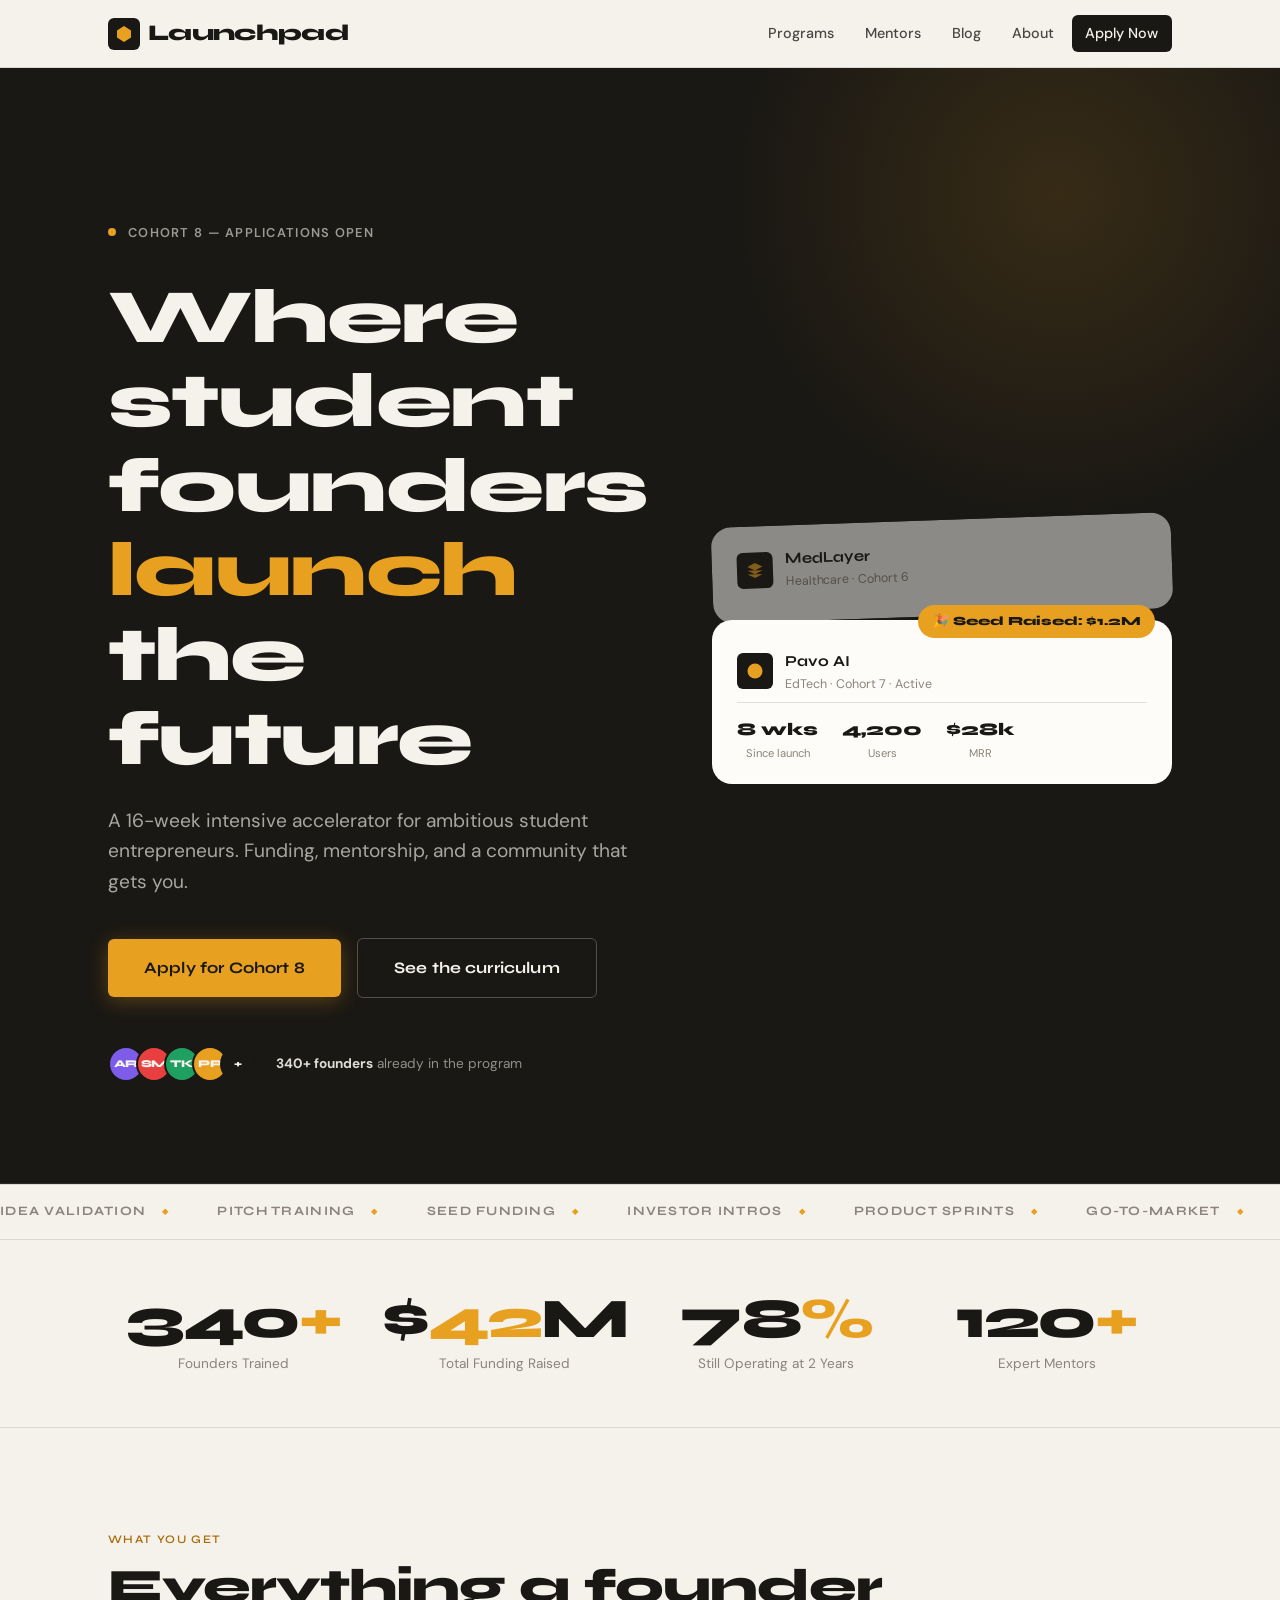
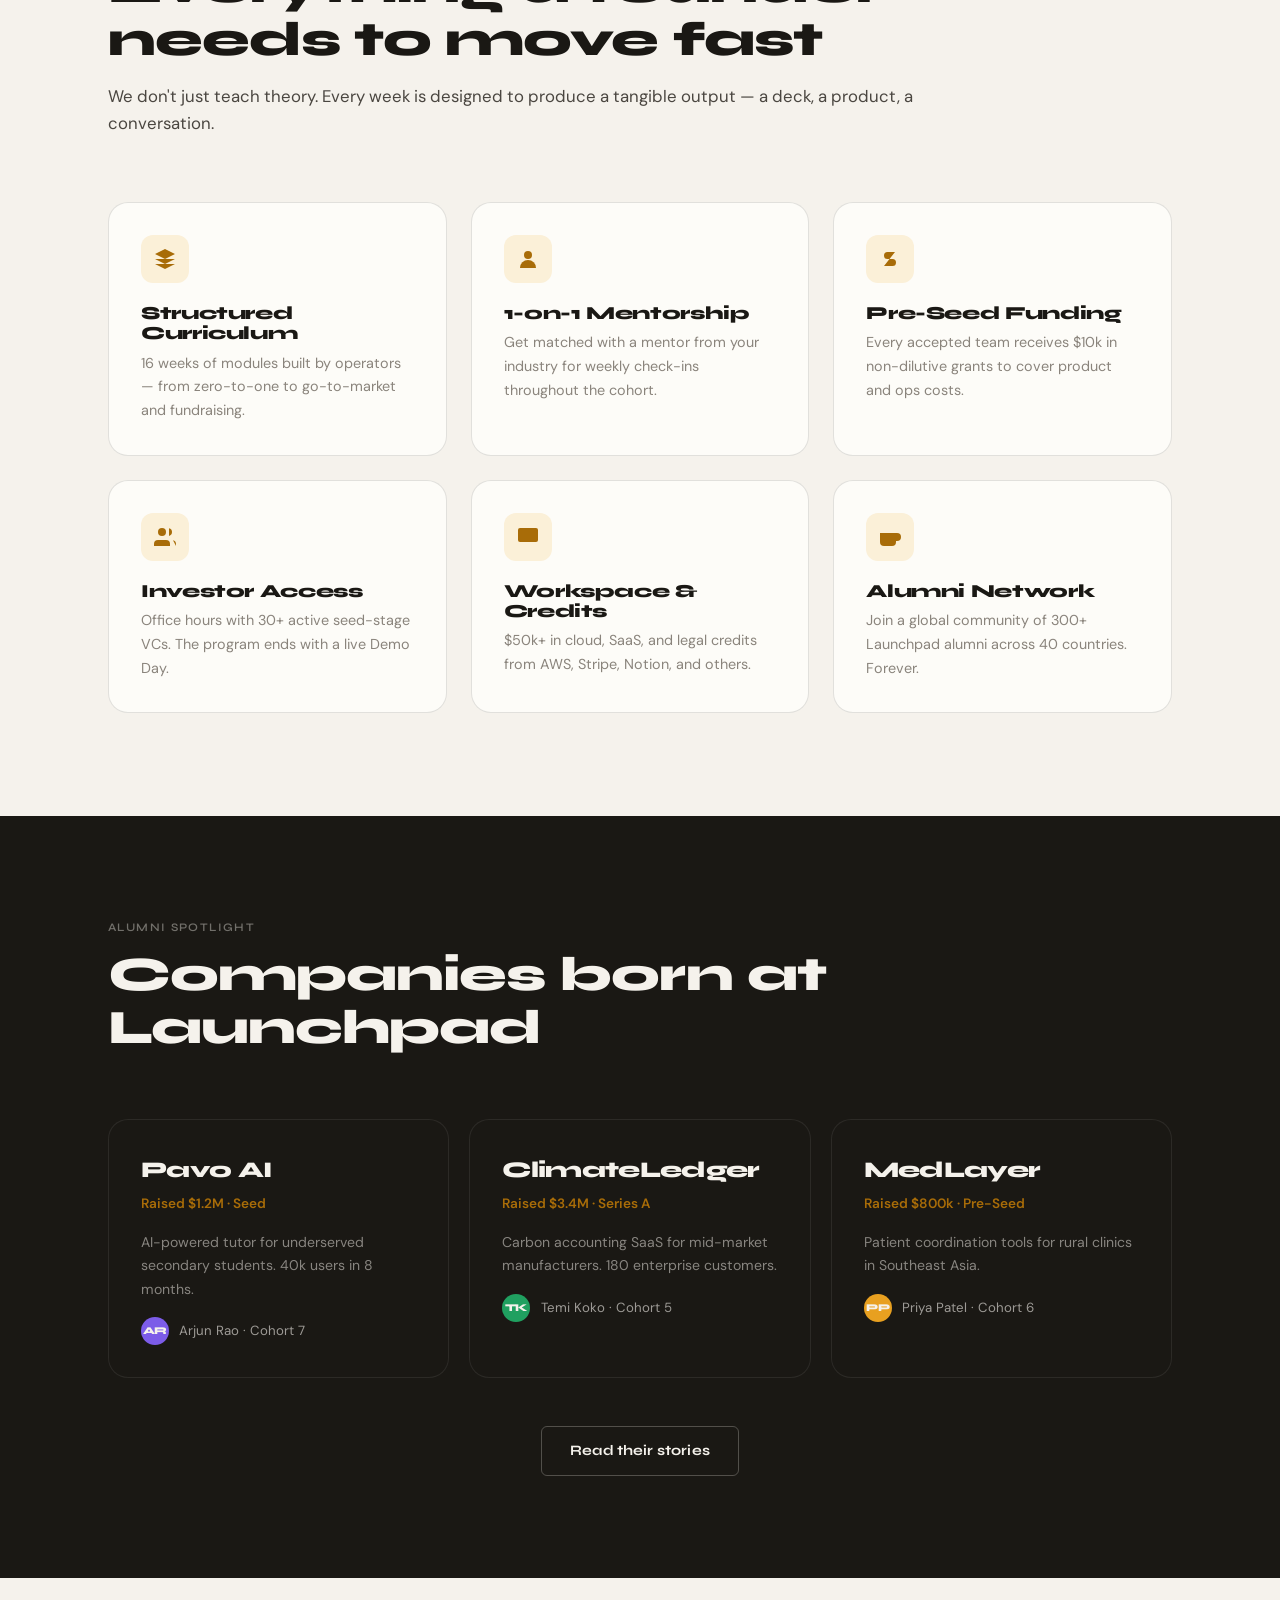
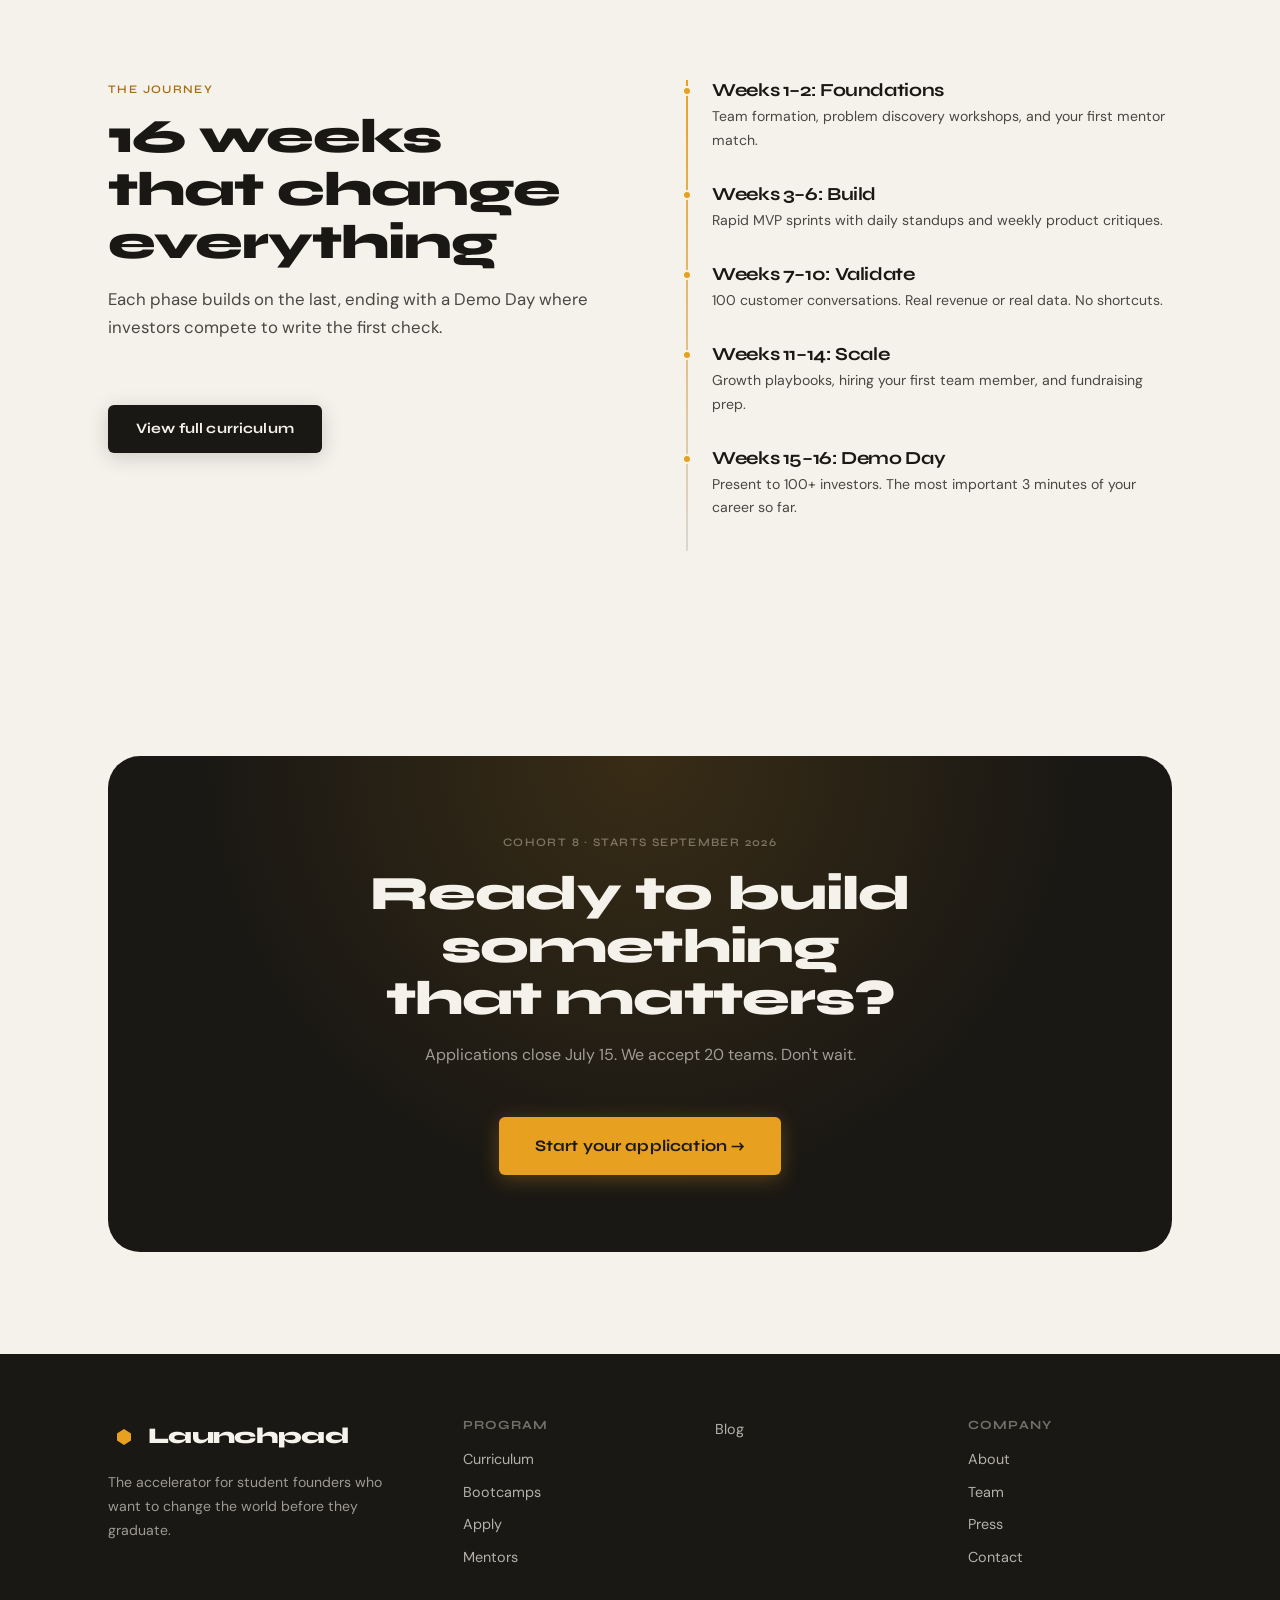
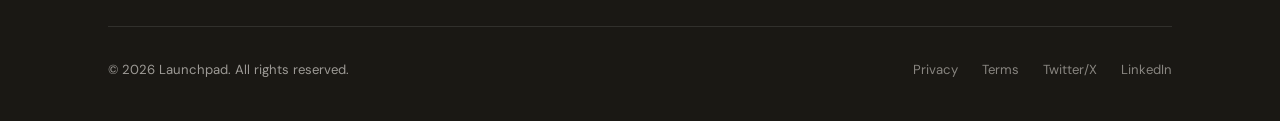
<file: index.html>
<!DOCTYPE html>
<html lang="en">
<head>
  <meta charset="UTF-8" />
  <meta name="viewport" content="width=device-width, initial-scale=1.0" />
  <title>Launchpad — Where Founders Begin</title>
  <link rel="stylesheet" href="style.css" />
  <style>
    /* PAGE-SPECIFIC */
    .hero { padding-block: clamp(5rem, 12vw, 10rem) clamp(4rem, 8vw, 7rem); background: var(--ink); color: #F5F2EC; position: relative; overflow: hidden; }
    .hero::before { content: ''; position: absolute; top: -20%; right: -10%; width: 60vw; height: 60vw; max-width: 700px; max-height: 700px; border-radius: 50%; background: radial-gradient(circle, rgba(232,160,32,0.14) 0%, transparent 65%); pointer-events: none; }
    .hero::after { content: ''; position: absolute; bottom: 0; left: 0; right: 0; height: 1px; background: rgba(255,255,255,0.08); }
    .hero__eyebrow { display: flex; align-items: center; gap: 0.75rem; margin-bottom: 2rem; }
    .hero__dot { width: 8px; height: 8px; border-radius: 50%; background: var(--amber); animation: pulse 2s ease infinite; }
    @keyframes pulse { 0%,100%{opacity:1;transform:scale(1)}50%{opacity:0.6;transform:scale(1.3)} }
    .hero__eyebrow span { font-size: 0.8rem; font-weight: 600; letter-spacing: 0.1em; text-transform: uppercase; color: rgba(245,242,236,0.6); }
    .hero h1 { color: #F5F2EC; margin-bottom: 1.5rem; }
    .hero h1 em { color: var(--amber); font-style: normal; }
    .hero__sub { font-size: clamp(1rem, 2vw, 1.2rem); color: rgba(245,242,236,0.65); max-width: 52ch; margin-bottom: 2.5rem; line-height: 1.6; }
    .hero__actions { display: flex; flex-wrap: wrap; gap: 1rem; align-items: center; }
    .hero__social-proof { margin-top: 3rem; display: flex; align-items: center; gap: 1.25rem; }
    .hero__avatars { display: flex; }
    .hero__avatars .avatar-initials { width: 36px; height: 36px; font-size: 0.65rem; margin-left: -8px; border: 2px solid var(--ink); }
    .hero__avatars .avatar-initials:first-child { margin-left: 0; }
    .hero__social-proof p { font-size: 0.85rem; color: rgba(245,242,236,0.55); }
    .hero__social-proof strong { color: rgba(245,242,236,0.9); }
    .hero__visual { position: relative; }
    .hero__card-stack { position: relative; width: 100%; max-width: 460px; margin-left: auto; }
    .hero__card-stack .card { color: var(--ink); }
    .floating-card {
      background: var(--bg-card);
      border-radius: var(--radius-lg);
      padding: 1.25rem 1.5rem;
      border: 1px solid rgba(255,255,255,0.15);
      position: relative;
    }
    .floating-card + .floating-card { margin-top: 0.75rem; }
    .fc-row { display: flex; align-items: center; gap: 0.75rem; margin-bottom: 0.5rem; }
    .fc-icon { width: 36px; height: 36px; border-radius: var(--radius-sm); background: var(--ink); display: flex; align-items: center; justify-content: center; flex-shrink: 0; }
    .fc-icon svg { width: 18px; height: 18px; fill: var(--amber); }
    .fc-name { font-family: 'Syne', sans-serif; font-weight: 700; font-size: 0.95rem; color: var(--ink); }
    .fc-meta { font-size: 0.78rem; color: var(--ink-3); }
    .stats-bar { display: flex; gap: 1.5rem; padding-top: 0.75rem; border-top: 1px solid var(--border); }
    .stats-bar__item { text-align: center; }
    .stats-bar__val { font-family: 'Syne', sans-serif; font-weight: 800; font-size: 1.1rem; color: var(--ink); }
    .stats-bar__lbl { font-size: 0.7rem; color: var(--ink-3); }
    .raise-badge {
      position: absolute; top: -1rem; right: 1rem;
      background: var(--amber); color: var(--ink);
      padding: 0.4rem 0.9rem;
      border-radius: 100px;
      font-family: 'Syne', sans-serif;
      font-weight: 800; font-size: 0.78rem;
      white-space: nowrap;
    }
    /* FEATURE GRID */
    .feature-icon { width: 48px; height: 48px; background: var(--amber-light); border-radius: var(--radius-md); display: flex; align-items: center; justify-content: center; margin-bottom: 1.25rem; }
    .feature-icon svg { width: 24px; height: 24px; fill: var(--amber-dark); }
    /* COHORT TIMELINE */
    .timeline { position: relative; padding-left: 2rem; }
    .timeline::before { content: ''; position: absolute; left: 6px; top: 0; bottom: 0; width: 2px; background: linear-gradient(to bottom, var(--amber) 0%, var(--border) 100%); }
    .timeline-item { position: relative; margin-bottom: 2rem; }
    .timeline-item::before { content: ''; position: absolute; left: calc(-2rem + 2px); top: 6px; width: 10px; height: 10px; border-radius: 50%; background: var(--amber); border: 2px solid var(--bg); }
    .timeline-item h4 { font-family: 'Syne', sans-serif; font-weight: 700; margin-bottom: 0.3rem; }
    .timeline-item p { font-size: 0.88rem; color: var(--ink-2); }
    /* ALUMNI */
    .alumni-grid { display: grid; grid-template-columns: repeat(auto-fill, minmax(280px, 1fr)); gap: 1.25rem; }
    .alumni-card { padding: 1.5rem; }
    .alumni-card__company { font-family: 'Syne', sans-serif; font-weight: 800; font-size: 1.4rem; letter-spacing: -0.03em; margin-bottom: 0.25rem; }
    .alumni-card__raise { color: var(--amber-dark); font-weight: 600; font-size: 0.85rem; margin-bottom: 1rem; }
    .alumni-card__founder { display: flex; align-items: center; gap: 0.65rem; font-size: 0.83rem; }
    /* CTA BAND */
    .cta-band { background: var(--ink); color: #F5F2EC; border-radius: var(--radius-xl); padding: clamp(3rem,6vw,5rem); text-align: center; position: relative; overflow: hidden; }
    .cta-band::before { content: ''; position: absolute; inset: 0; background: radial-gradient(circle at 50% 0%, rgba(232,160,32,0.15) 0%, transparent 60%); }
    .cta-band h2 { color: #F5F2EC; margin-bottom: 1rem; position: relative; }
    .cta-band p { color: rgba(245,242,236,0.6); margin-inline: auto; position: relative; }
  </style>
</head>
<body>

<!-- NAV -->
<nav class="nav">
  <div class="nav__inner">
    <a href="index.html" class="nav__logo">
      <div class="nav__logo-mark">
        <svg viewBox="0 0 18 18"><path d="M9 1L16 5.5V12.5L9 17L2 12.5V5.5L9 1Z"/></svg>
      </div>
      Launchpad
    </a>
    <div class="nav__links" id="navLinks">
      <a href="programs.html">Programs</a>
      <a href="mentors.html">Mentors</a>
      <a href="blog.html">Blog</a>
      <a href="about.html">About</a>
      <a href="apply.html" class="nav__cta">Apply Now</a>
    </div>
    <div class="nav__hamburger" id="hamburger" onclick="document.getElementById('navLinks').classList.toggle('open')">
      <span></span><span></span><span></span>
    </div>
  </div>
</nav>

<!-- HERO -->
<section class="hero">
  <div class="container" style="display:grid;grid-template-columns:1fr 1fr;gap:4rem;align-items:center;min-height:60vh;">
    <div class="animate-fadeup">
      <div class="hero__eyebrow">
        <div class="hero__dot"></div>
        <span>Cohort 8 — Applications Open</span>
      </div>
      <h1>Where student<br>founders <em>launch</em><br>the future</h1>
      <p class="hero__sub">A 16-week intensive accelerator for ambitious student entrepreneurs. Funding, mentorship, and a community that gets you.</p>
      <div class="hero__actions">
        <a href="apply.html" class="btn btn--amber btn--lg">Apply for Cohort 8</a>
        <a href="programs.html" class="btn btn--outline btn--lg" style="color:#F5F2EC;border-color:rgba(245,242,236,0.25);">See the curriculum</a>
      </div>
      <div class="hero__social-proof">
        <div class="hero__avatars">
          <div class="avatar-initials" style="background:#7C5CE8;">AR</div>
          <div class="avatar-initials" style="background:#E84040;">SM</div>
          <div class="avatar-initials" style="background:#20A060;">TK</div>
          <div class="avatar-initials" style="background:#E8A020;">PP</div>
          <div class="avatar-initials">+</div>
        </div>
        <p><strong>340+ founders</strong> already in the program</p>
      </div>
    </div>
    <div class="hero__visual animate-fadeup delay-3">
      <div class="hero__card-stack">
        <div class="floating-card" style="transform:rotate(-2deg);margin-bottom:-0.5rem;opacity:0.5;position:relative;z-index:0;">
          <div class="fc-row">
            <div class="fc-icon"><svg viewBox="0 0 24 24"><path d="M12 2L2 7l10 5 10-5-10-5zM2 17l10 5 10-5M2 12l10 5 10-5"/></svg></div>
            <div><div class="fc-name">MedLayer</div><div class="fc-meta">Healthcare · Cohort 6</div></div>
          </div>
        </div>
        <div class="floating-card" style="position:relative;z-index:1;">
          <div class="raise-badge">🎉 Seed Raised: $1.2M</div>
          <div class="fc-row" style="margin-top:0.5rem;">
            <div class="fc-icon"><svg viewBox="0 0 24 24"><circle cx="12" cy="12" r="10"/><path d="M12 8v4l3 3"/></svg></div>
            <div><div class="fc-name">Pavo AI</div><div class="fc-meta">EdTech · Cohort 7 · Active</div></div>
          </div>
          <div class="stats-bar">
            <div class="stats-bar__item"><div class="stats-bar__val">8 wks</div><div class="stats-bar__lbl">Since launch</div></div>
            <div class="stats-bar__item"><div class="stats-bar__val">4,200</div><div class="stats-bar__lbl">Users</div></div>
            <div class="stats-bar__item"><div class="stats-bar__val">$28k</div><div class="stats-bar__lbl">MRR</div></div>
          </div>
        </div>
      </div>
    </div>
  </div>
</section>

<!-- MARQUEE -->
<div class="marquee-wrap" style="background:var(--bg);">
  <div class="marquee">
    <div class="marquee-item">Idea Validation</div>
    <div class="marquee-item">Pitch Training</div>
    <div class="marquee-item">Seed Funding</div>
    <div class="marquee-item">Investor Intros</div>
    <div class="marquee-item">Product Sprints</div>
    <div class="marquee-item">Go-To-Market</div>
    <div class="marquee-item">Legal Foundations</div>
    <div class="marquee-item">Growth Hacking</div>
    <div class="marquee-item">Demo Day</div>
    <div class="marquee-item">Idea Validation</div>
    <div class="marquee-item">Pitch Training</div>
    <div class="marquee-item">Seed Funding</div>
    <div class="marquee-item">Investor Intros</div>
    <div class="marquee-item">Product Sprints</div>
    <div class="marquee-item">Go-To-Market</div>
    <div class="marquee-item">Legal Foundations</div>
    <div class="marquee-item">Growth Hacking</div>
    <div class="marquee-item">Demo Day</div>
  </div>
</div>

<!-- STATS -->
<section class="section--tight" style="border-bottom:1px solid var(--border);">
  <div class="container">
    <div class="grid-4">
      <div class="stat-block animate-fadeup delay-1">
        <div class="stat-block__num">340<span>+</span></div>
        <div class="stat-block__label">Founders Trained</div>
      </div>
      <div class="stat-block animate-fadeup delay-2">
        <div class="stat-block__num">$<span>42</span>M</div>
        <div class="stat-block__label">Total Funding Raised</div>
      </div>
      <div class="stat-block animate-fadeup delay-3">
        <div class="stat-block__num">78<span>%</span></div>
        <div class="stat-block__label">Still Operating at 2 Years</div>
      </div>
      <div class="stat-block animate-fadeup delay-4">
        <div class="stat-block__num">120<span>+</span></div>
        <div class="stat-block__label">Expert Mentors</div>
      </div>
    </div>
  </div>
</section>

<!-- FEATURES -->
<section class="section">
  <div class="container">
    <div class="section-heading">
      <span class="label label-amber">What you get</span>
      <h2>Everything a founder<br>needs to move fast</h2>
      <p>We don't just teach theory. Every week is designed to produce a tangible output — a deck, a product, a conversation.</p>
    </div>
    <div class="grid-3">
      <div class="card card--flat animate-fadeup delay-1">
        <div class="feature-icon"><svg viewBox="0 0 24 24"><path d="M12 2L2 7l10 5 10-5-10-5zM2 17l10 5 10-5M2 12l10 5 10-5"/></svg></div>
        <h4>Structured Curriculum</h4>
        <p class="mt-sm text-muted" style="font-size:0.9rem;">16 weeks of modules built by operators — from zero-to-one to go-to-market and fundraising.</p>
      </div>
      <div class="card card--flat animate-fadeup delay-2">
        <div class="feature-icon"><svg viewBox="0 0 24 24"><circle cx="12" cy="8" r="4"/><path d="M20 21a8 8 0 1 0-16 0"/></svg></div>
        <h4>1-on-1 Mentorship</h4>
        <p class="mt-sm text-muted" style="font-size:0.9rem;">Get matched with a mentor from your industry for weekly check-ins throughout the cohort.</p>
      </div>
      <div class="card card--flat animate-fadeup delay-3">
        <div class="feature-icon"><svg viewBox="0 0 24 24"><path d="M12 2v20M17 5H9.5a3.5 3.5 0 0 0 0 7h5a3.5 3.5 0 0 1 0 7H6"/></svg></div>
        <h4>Pre-Seed Funding</h4>
        <p class="mt-sm text-muted" style="font-size:0.9rem;">Every accepted team receives $10k in non-dilutive grants to cover product and ops costs.</p>
      </div>
      <div class="card card--flat animate-fadeup delay-1">
        <div class="feature-icon"><svg viewBox="0 0 24 24"><path d="M17 21v-2a4 4 0 0 0-4-4H5a4 4 0 0 0-4 4v2"/><circle cx="9" cy="7" r="4"/><path d="M23 21v-2a4 4 0 0 0-3-3.87"/><path d="M16 3.13a4 4 0 0 1 0 7.75"/></svg></div>
        <h4>Investor Access</h4>
        <p class="mt-sm text-muted" style="font-size:0.9rem;">Office hours with 30+ active seed-stage VCs. The program ends with a live Demo Day.</p>
      </div>
      <div class="card card--flat animate-fadeup delay-2">
        <div class="feature-icon"><svg viewBox="0 0 24 24"><rect x="2" y="3" width="20" height="14" rx="2"/><path d="M8 21h8M12 17v4"/></svg></div>
        <h4>Workspace & Credits</h4>
        <p class="mt-sm text-muted" style="font-size:0.9rem;">$50k+ in cloud, SaaS, and legal credits from AWS, Stripe, Notion, and others.</p>
      </div>
      <div class="card card--flat animate-fadeup delay-3">
        <div class="feature-icon"><svg viewBox="0 0 24 24"><path d="M18 8h1a4 4 0 0 1 0 8h-1"/><path d="M2 8h16v9a4 4 0 0 1-4 4H6a4 4 0 0 1-4-4V8z"/><line x1="6" y1="1" x2="6" y2="4"/><line x1="10" y1="1" x2="10" y2="4"/><line x1="14" y1="1" x2="14" y2="4"/></svg></div>
        <h4>Alumni Network</h4>
        <p class="mt-sm text-muted" style="font-size:0.9rem;">Join a global community of 300+ Launchpad alumni across 40 countries. Forever.</p>
      </div>
    </div>
  </div>
</section>

<!-- ALUMNI SPOTLIGHTS -->
<section class="section" style="background:var(--bg-dark);color:#F5F2EC;">
  <div class="container">
    <div class="section-heading">
      <span class="label" style="color:rgba(245,242,236,0.4);">Alumni spotlight</span>
      <h2 style="color:#F5F2EC;">Companies born at<br>Launchpad</h2>
    </div>
    <div class="alumni-grid">
      <div class="card card--dark animate-fadeup delay-1">
        <div class="alumni-card__company">Pavo AI</div>
        <div class="alumni-card__raise">Raised $1.2M · Seed</div>
        <p style="font-size:0.88rem;color:rgba(245,242,236,0.5);margin-bottom:1rem;">AI-powered tutor for underserved secondary students. 40k users in 8 months.</p>
        <div class="alumni-card__founder">
          <div class="avatar-initials" style="width:28px;height:28px;font-size:0.65rem;background:#7C5CE8;">AR</div>
          <span style="color:rgba(245,242,236,0.6);">Arjun Rao · Cohort 7</span>
        </div>
      </div>
      <div class="card card--dark animate-fadeup delay-2">
        <div class="alumni-card__company">ClimateLedger</div>
        <div class="alumni-card__raise">Raised $3.4M · Series A</div>
        <p style="font-size:0.88rem;color:rgba(245,242,236,0.5);margin-bottom:1rem;">Carbon accounting SaaS for mid-market manufacturers. 180 enterprise customers.</p>
        <div class="alumni-card__founder">
          <div class="avatar-initials" style="width:28px;height:28px;font-size:0.65rem;background:#20A060;">TK</div>
          <span style="color:rgba(245,242,236,0.6);">Temi Koko · Cohort 5</span>
        </div>
      </div>
      <div class="card card--dark animate-fadeup delay-3">
        <div class="alumni-card__company">MedLayer</div>
        <div class="alumni-card__raise">Raised $800k · Pre-Seed</div>
        <p style="font-size:0.88rem;color:rgba(245,242,236,0.5);margin-bottom:1rem;">Patient coordination tools for rural clinics in Southeast Asia.</p>
        <div class="alumni-card__founder">
          <div class="avatar-initials" style="width:28px;height:28px;font-size:0.65rem;background:#E8A020;">PP</div>
          <span style="color:rgba(245,242,236,0.6);">Priya Patel · Cohort 6</span>
        </div>
      </div>
    </div>
    <div class="mt-xl text-center">
      <a href="blog.html" class="btn btn--outline" style="color:#F5F2EC;border-color:rgba(245,242,236,0.25);">Read their stories</a>
    </div>
  </div>
</section>

<!-- COHORT TIMELINE -->
<section class="section">
  <div class="container" style="display:grid;grid-template-columns:1fr 1fr;gap:5rem;align-items:start;">
    <div>
      <div class="section-heading">
        <span class="label label-amber">The journey</span>
        <h2>16 weeks that change everything</h2>
        <p>Each phase builds on the last, ending with a Demo Day where investors compete to write the first check.</p>
      </div>
      <a href="programs.html" class="btn btn--primary">View full curriculum</a>
    </div>
    <div class="timeline">
      <div class="timeline-item">
        <h4>Weeks 1–2: Foundations</h4>
        <p>Team formation, problem discovery workshops, and your first mentor match.</p>
      </div>
      <div class="timeline-item">
        <h4>Weeks 3–6: Build</h4>
        <p>Rapid MVP sprints with daily standups and weekly product critiques.</p>
      </div>
      <div class="timeline-item">
        <h4>Weeks 7–10: Validate</h4>
        <p>100 customer conversations. Real revenue or real data. No shortcuts.</p>
      </div>
      <div class="timeline-item">
        <h4>Weeks 11–14: Scale</h4>
        <p>Growth playbooks, hiring your first team member, and fundraising prep.</p>
      </div>
      <div class="timeline-item">
        <h4>Weeks 15–16: Demo Day</h4>
        <p>Present to 100+ investors. The most important 3 minutes of your career so far.</p>
      </div>
    </div>
  </div>
</section>

<!-- CTA BAND -->
<section class="section">
  <div class="container">
    <div class="cta-band">
      <span class="label" style="color:rgba(245,242,236,0.4);display:block;margin-bottom:1rem;">Cohort 8 · Starts September 2026</span>
      <h2>Ready to build something<br>that matters?</h2>
      <p class="mt-md mb-xl">Applications close July 15. We accept 20 teams. Don't wait.</p>
      <a href="apply.html" class="btn btn--amber btn--lg">Start your application →</a>
    </div>
  </div>
</section>

<!-- FOOTER -->
<footer class="footer">
  <div class="container">
    <div class="footer__grid">
      <div class="footer__brand">
        <div class="nav__logo" style="color:#F5F2EC;margin-bottom:1rem;">
          <div class="nav__logo-mark">
            <svg viewBox="0 0 18 18"><path d="M9 1L16 5.5V12.5L9 17L2 12.5V5.5L9 1Z"/></svg>
          </div>
          Launchpad
        </div>
        <p>The accelerator for student founders who want to change the world before they graduate.</p>
      </div>
      <div class="footer__col">
        <h5>Program</h5>
        <a href="programs.html">Curriculum</a>
        <a href="programs.html">Bootcamps</a>
        <a href="apply.html">Apply</a>
        <a href="mentors.html">Mentors</a>
      </div>
      <div class="footer__col">
        <a href="blog.html">Blog</a>
      </div>
      <div class="footer__col">
        <h5>Company</h5>
        <a href="about.html">About</a>
        <a href="about.html">Team</a>
        <a href="#">Press</a>
        <a href="#">Contact</a>
      </div>
    </div>
    <div class="footer__bottom">
      <span>© 2026 Launchpad. All rights reserved.</span>
      <div style="display:flex;gap:1.5rem;">
        <a href="#">Privacy</a>
        <a href="#">Terms</a>
        <a href="#">Twitter/X</a>
        <a href="#">LinkedIn</a>
      </div>
    </div>
  </div>
</footer>

</body>
</html>
</file>
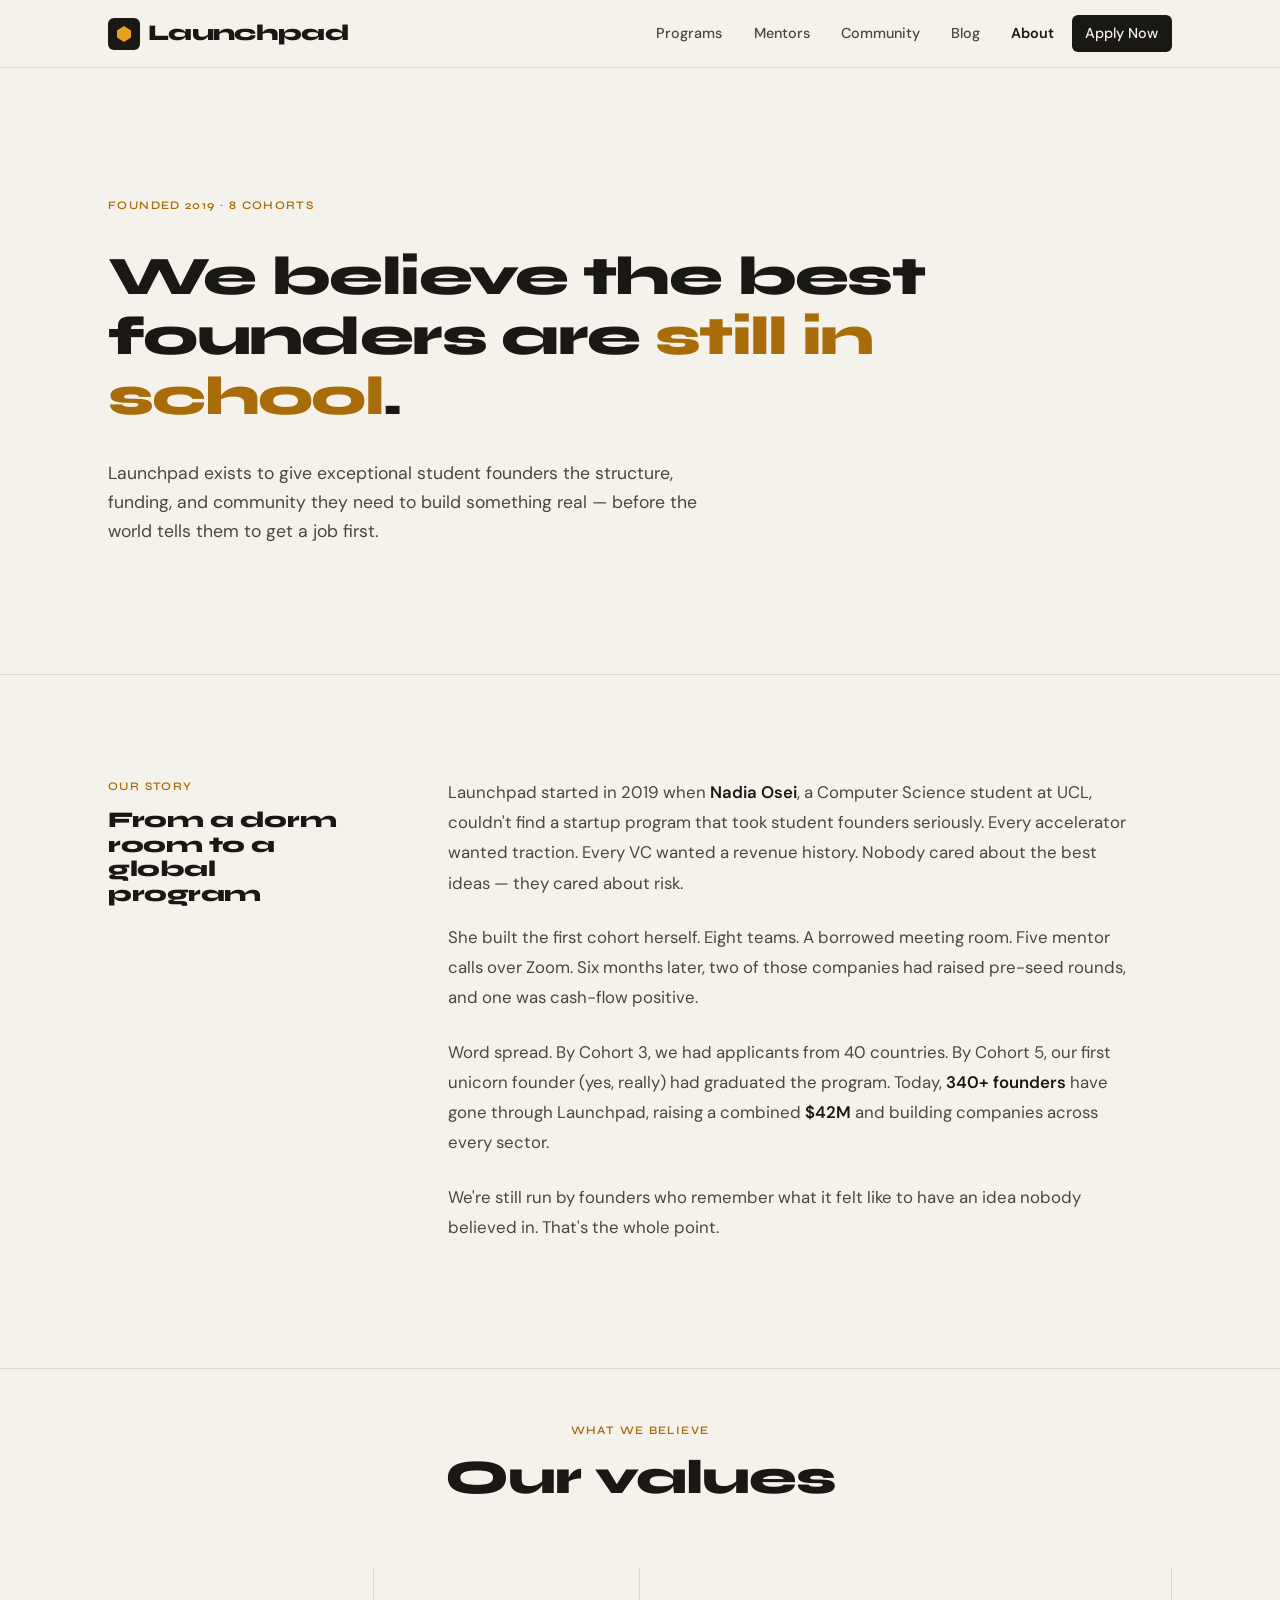
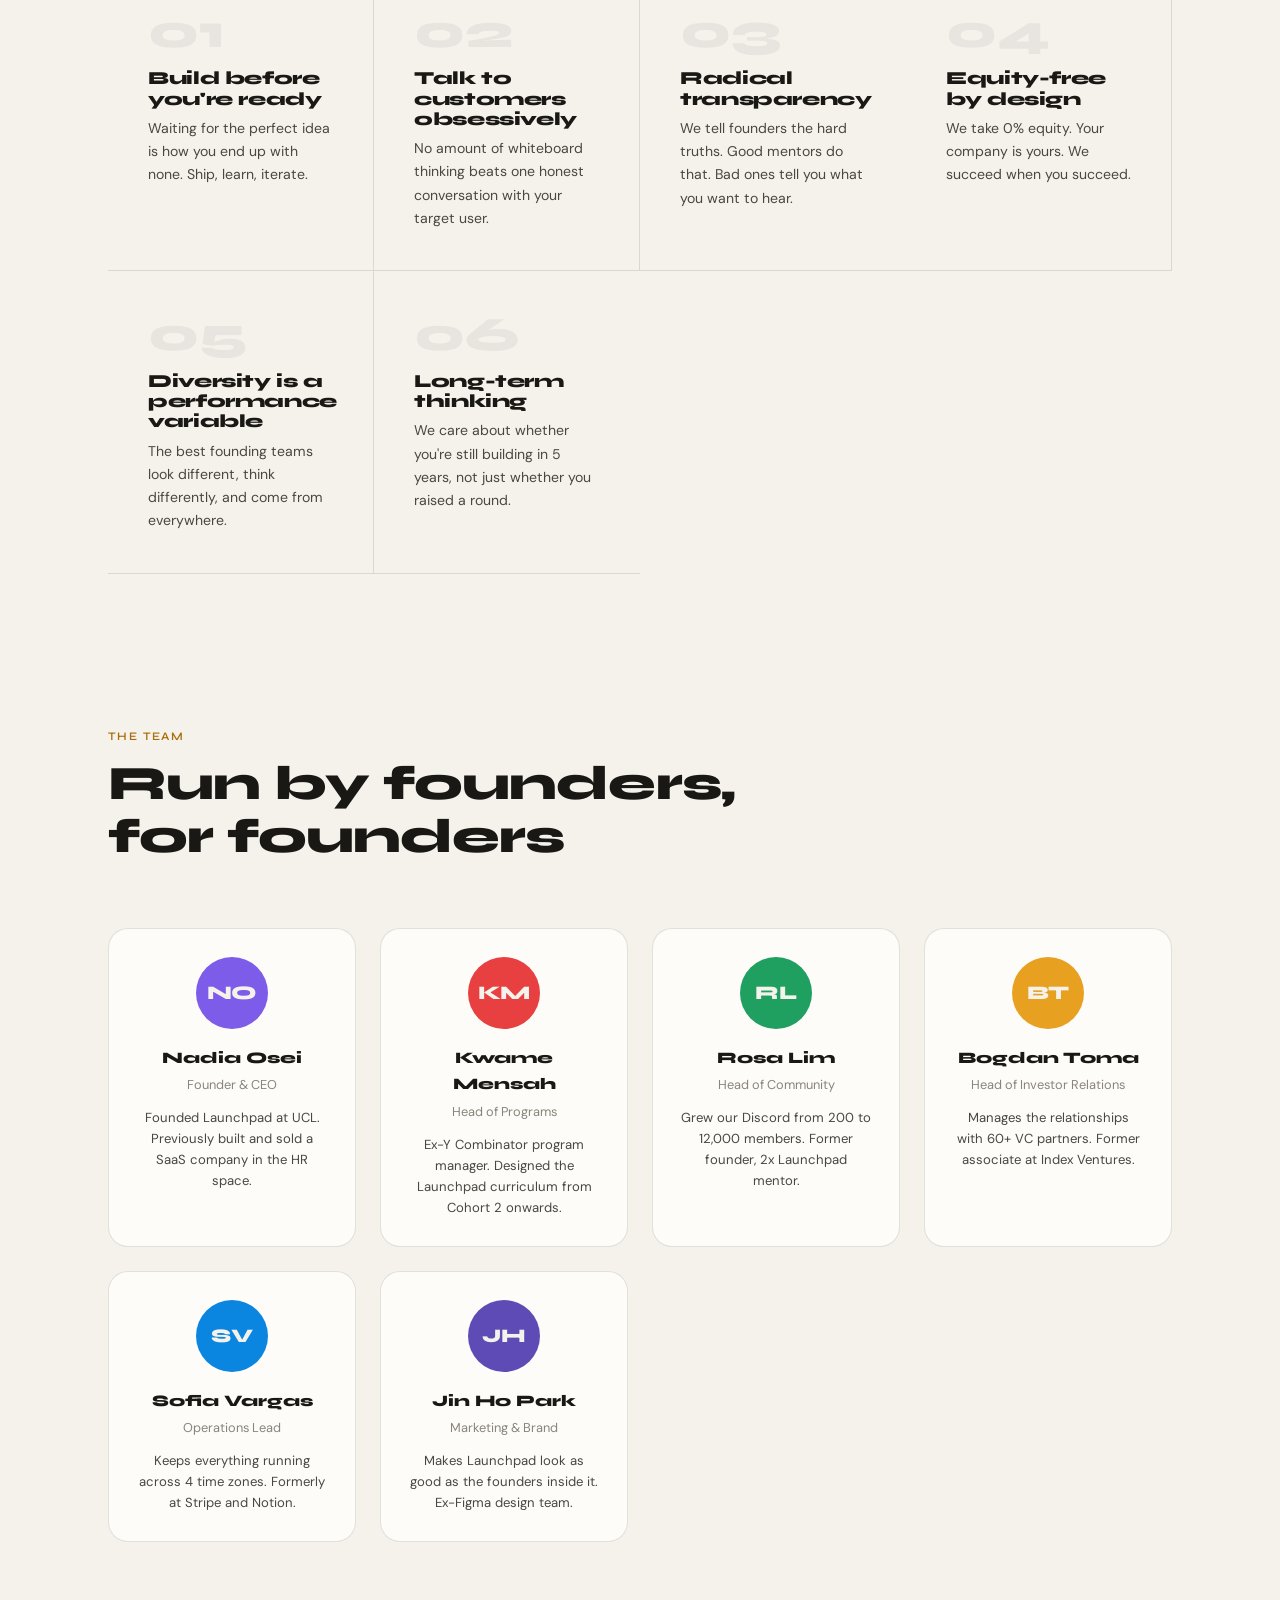
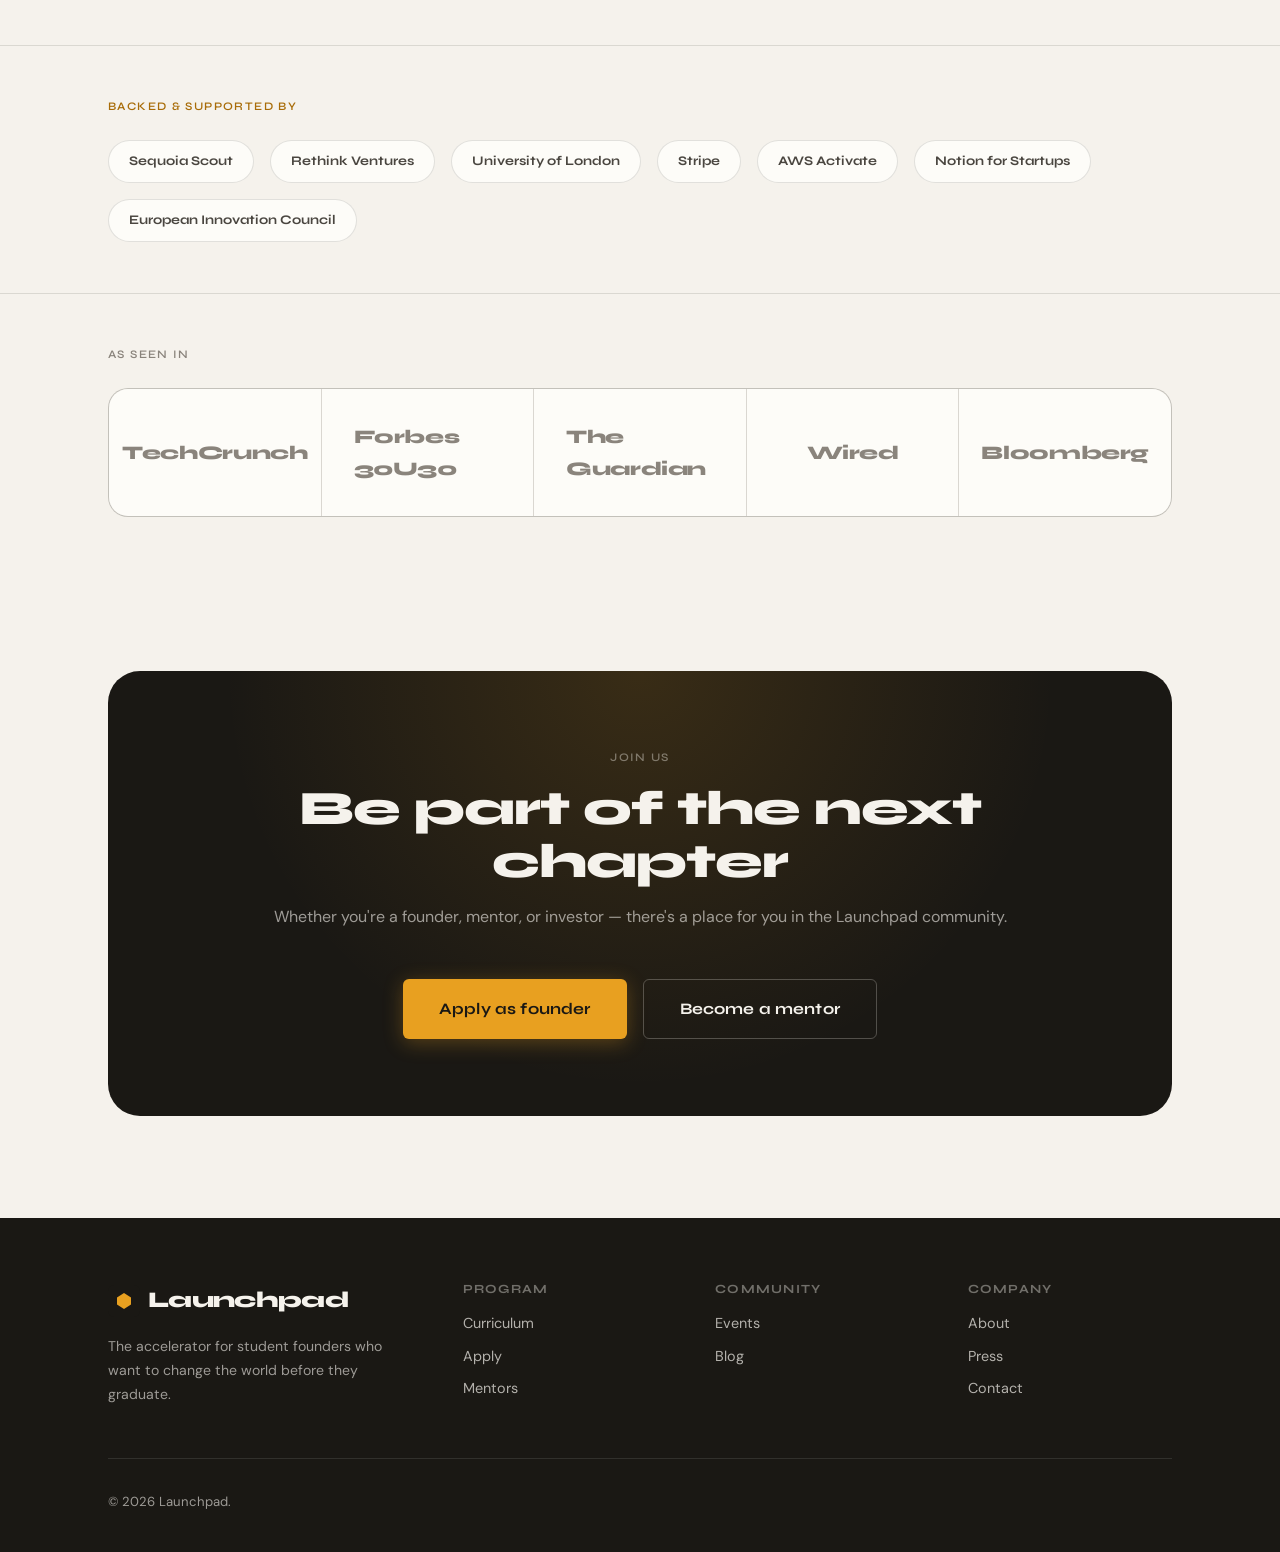
<file: about.html>
<!DOCTYPE html>
<html lang="en">
<head>
  <meta charset="UTF-8" />
  <meta name="viewport" content="width=device-width, initial-scale=1.0" />
  <title>About — Launchpad</title>
  <link rel="stylesheet" href="style.css" />
  <style>
    .about-hero { padding-block: clamp(5rem,10vw,9rem); background: var(--bg); border-bottom: 1px solid var(--border); }
    .big-quote { font-family: 'Syne', sans-serif; font-weight: 800; font-size: clamp(1.8rem, 4.5vw, 3.4rem); line-height: 1.1; letter-spacing: -0.03em; }
    .big-quote em { color: var(--amber-dark); font-style: normal; position: relative; }
    .values-grid { display: grid; grid-template-columns: repeat(auto-fill, minmax(260px, 1fr)); gap: 0; }
    .value-item { padding: 2.5rem; border-right: 1px solid var(--border); border-bottom: 1px solid var(--border); }
    .value-item:nth-child(3n) { border-right: none; }
    .value-num { font-family: 'Syne', sans-serif; font-weight: 800; font-size: 3rem; color: rgba(26,24,20,0.06); line-height: 1; margin-bottom: 0.75rem; }
    .value-item h4 { margin-bottom: 0.5rem; }
    .value-item p { font-size: 0.88rem; color: var(--ink-2); max-width: 28ch; }
    .team-grid { display: grid; grid-template-columns: repeat(auto-fill, minmax(220px, 1fr)); gap: 1.5rem; }
    .team-card { padding: 1.75rem; text-align: center; }
    .team-card__avatar { width: 72px; height: 72px; margin: 0 auto 1rem; font-size: 1.2rem; }
    .team-card__name { font-family: 'Syne', sans-serif; font-weight: 800; font-size: 1rem; margin-bottom: 0.2rem; }
    .team-card__role { font-size: 0.8rem; color: var(--ink-3); margin-bottom: 0.75rem; }
    .team-card__bio { font-size: 0.82rem; color: var(--ink-2); line-height: 1.6; }
    .story-block { max-width: 680px; }
    .story-block p { font-size: 1.05rem; line-height: 1.8; color: var(--ink-2); margin-bottom: 1.5rem; }
    .story-block p strong { color: var(--ink); font-weight: 600; }
    .press-grid { display: grid; grid-template-columns: repeat(auto-fill, minmax(180px,1fr)); gap: 1px; background: var(--border); border: 1px solid var(--border); border-radius: var(--radius-lg); overflow: hidden; }
    .press-item { background: var(--bg-card); padding: 2rem; display: flex; align-items: center; justify-content: center; }
    .press-name { font-family: 'Syne', sans-serif; font-weight: 800; font-size: 1.2rem; color: var(--ink-3); letter-spacing: -0.02em; }
    .investors-strip { display: flex; flex-wrap: wrap; gap: 1rem; align-items: center; }
    .investor-pill { padding: 0.6rem 1.25rem; background: var(--bg-card); border: 1px solid var(--border); border-radius: 100px; font-family: 'Syne', sans-serif; font-weight: 700; font-size: 0.82rem; color: var(--ink-2); }
  </style>
</head>
<body>

<nav class="nav">
  <div class="nav__inner">
    <a href="index.html" class="nav__logo">
      <div class="nav__logo-mark"><svg viewBox="0 0 18 18"><path d="M9 1L16 5.5V12.5L9 17L2 12.5V5.5L9 1Z"/></svg></div>
      Launchpad
    </a>
    <div class="nav__links" id="navLinks">
      <a href="programs.html">Programs</a>
      <a href="mentors.html">Mentors</a>
      <a href="community.html">Community</a>
      <a href="blog.html">Blog</a>
      <a href="about.html" class="active">About</a>
      <a href="apply.html" class="nav__cta">Apply Now</a>
    </div>
    <div class="nav__hamburger" onclick="document.getElementById('navLinks').classList.toggle('open')"><span></span><span></span><span></span></div>
  </div>
</nav>

<section class="about-hero">
  <div class="container">
    <span class="label label-amber" style="display:block;margin-bottom:2rem;">Founded 2019 · 8 cohorts</span>
    <div class="big-quote" style="max-width:18ch;">
      We believe the best founders are <em>still in school</em>.
    </div>
    <p style="margin-top:2rem;font-size:1.1rem;color:var(--ink-2);max-width:52ch;">Launchpad exists to give exceptional student founders the structure, funding, and community they need to build something real — before the world tells them to get a job first.</p>
  </div>
</section>

<!-- OUR STORY -->
<section class="section">
  <div class="container" style="display:grid;grid-template-columns:260px 1fr;gap:5rem;align-items:start;">
    <div>
      <span class="label label-amber" style="display:block;margin-bottom:0.75rem;">Our story</span>
      <h2 style="font-size:1.4rem;">From a dorm room to a global program</h2>
    </div>
    <div class="story-block">
      <p>Launchpad started in 2019 when <strong>Nadia Osei</strong>, a Computer Science student at UCL, couldn't find a startup program that took student founders seriously. Every accelerator wanted traction. Every VC wanted a revenue history. Nobody cared about the best ideas — they cared about risk.</p>
      <p>She built the first cohort herself. Eight teams. A borrowed meeting room. Five mentor calls over Zoom. Six months later, two of those companies had raised pre-seed rounds, and one was cash-flow positive.</p>
      <p>Word spread. By Cohort 3, we had applicants from 40 countries. By Cohort 5, our first unicorn founder (yes, really) had graduated the program. Today, <strong>340+ founders</strong> have gone through Launchpad, raising a combined <strong>$42M</strong> and building companies across every sector.</p>
      <p>We're still run by founders who remember what it felt like to have an idea nobody believed in. That's the whole point.</p>
    </div>
  </div>
</section>

<!-- VALUES -->
<section class="section--tight" style="border-top:1px solid var(--border);">
  <div class="container">
    <div class="section-heading text-center">
      <span class="label label-amber">What we believe</span>
      <h2>Our values</h2>
    </div>
    <div class="values-grid">
      <div class="value-item">
        <div class="value-num">01</div>
        <h4>Build before you're ready</h4>
        <p>Waiting for the perfect idea is how you end up with none. Ship, learn, iterate.</p>
      </div>
      <div class="value-item">
        <div class="value-num">02</div>
        <h4>Talk to customers obsessively</h4>
        <p>No amount of whiteboard thinking beats one honest conversation with your target user.</p>
      </div>
      <div class="value-item">
        <div class="value-item" style="padding:0;border:none;"><!-- fix -->
        <div class="value-num">03</div>
        <h4>Radical transparency</h4>
        <p>We tell founders the hard truths. Good mentors do that. Bad ones tell you what you want to hear.</p>
        </div>
      </div>
      <div class="value-item">
        <div class="value-num">04</div>
        <h4>Equity-free by design</h4>
        <p>We take 0% equity. Your company is yours. We succeed when you succeed.</p>
      </div>
      <div class="value-item">
        <div class="value-num">05</div>
        <h4>Diversity is a performance variable</h4>
        <p>The best founding teams look different, think differently, and come from everywhere.</p>
      </div>
      <div class="value-item" style="border-right:none;">
        <div class="value-num">06</div>
        <h4>Long-term thinking</h4>
        <p>We care about whether you're still building in 5 years, not just whether you raised a round.</p>
      </div>
    </div>
  </div>
</section>

<!-- TEAM -->
<section class="section">
  <div class="container">
    <div class="section-heading">
      <span class="label label-amber">The team</span>
      <h2>Run by founders,<br>for founders</h2>
    </div>
    <div class="team-grid">
      <div class="card card--flat team-card">
        <div class="team-card__avatar avatar-initials" style="background:#7C5CE8;">NO</div>
        <div class="team-card__name">Nadia Osei</div>
        <div class="team-card__role">Founder & CEO</div>
        <p class="team-card__bio">Founded Launchpad at UCL. Previously built and sold a SaaS company in the HR space.</p>
      </div>
      <div class="card card--flat team-card">
        <div class="team-card__avatar avatar-initials" style="background:#E84040;">KM</div>
        <div class="team-card__name">Kwame Mensah</div>
        <div class="team-card__role">Head of Programs</div>
        <p class="team-card__bio">Ex-Y Combinator program manager. Designed the Launchpad curriculum from Cohort 2 onwards.</p>
      </div>
      <div class="card card--flat team-card">
        <div class="team-card__avatar avatar-initials" style="background:#20A060;">RL</div>
        <div class="team-card__name">Rosa Lim</div>
        <div class="team-card__role">Head of Community</div>
        <p class="team-card__bio">Grew our Discord from 200 to 12,000 members. Former founder, 2x Launchpad mentor.</p>
      </div>
      <div class="card card--flat team-card">
        <div class="team-card__avatar avatar-initials" style="background:#E8A020;">BT</div>
        <div class="team-card__name">Bogdan Toma</div>
        <div class="team-card__role">Head of Investor Relations</div>
        <p class="team-card__bio">Manages the relationships with 60+ VC partners. Former associate at Index Ventures.</p>
      </div>
      <div class="card card--flat team-card">
        <div class="team-card__avatar avatar-initials" style="background:#0A85E0;">SV</div>
        <div class="team-card__name">Sofia Vargas</div>
        <div class="team-card__role">Operations Lead</div>
        <p class="team-card__bio">Keeps everything running across 4 time zones. Formerly at Stripe and Notion.</p>
      </div>
      <div class="card card--flat team-card">
        <div class="team-card__avatar avatar-initials" style="background:#5F4BB6;">JH</div>
        <div class="team-card__name">Jin Ho Park</div>
        <div class="team-card__role">Marketing & Brand</div>
        <p class="team-card__bio">Makes Launchpad look as good as the founders inside it. Ex-Figma design team.</p>
      </div>
    </div>
  </div>
</section>

<!-- BACKED BY -->
<section class="section--tight" style="border-top:1px solid var(--border);">
  <div class="container">
    <span class="label label-amber" style="display:block;margin-bottom:1.5rem;">Backed & supported by</span>
    <div class="investors-strip">
      <div class="investor-pill">Sequoia Scout</div>
      <div class="investor-pill">Rethink Ventures</div>
      <div class="investor-pill">University of London</div>
      <div class="investor-pill">Stripe</div>
      <div class="investor-pill">AWS Activate</div>
      <div class="investor-pill">Notion for Startups</div>
      <div class="investor-pill">European Innovation Council</div>
    </div>
  </div>
</section>

<!-- AS SEEN IN -->
<section class="section--tight" style="border-top:1px solid var(--border);">
  <div class="container">
    <span class="label" style="display:block;margin-bottom:1.5rem;color:var(--ink-3);">As seen in</span>
    <div class="press-grid">
      <div class="press-item"><div class="press-name">TechCrunch</div></div>
      <div class="press-item"><div class="press-name">Forbes 30U30</div></div>
      <div class="press-item"><div class="press-name">The Guardian</div></div>
      <div class="press-item"><div class="press-name">Wired</div></div>
      <div class="press-item"><div class="press-name">Bloomberg</div></div>
    </div>
  </div>
</section>

<!-- JOIN BAND -->
<section class="section">
  <div class="container">
    <div class="cta-band" style="background:var(--ink);color:#F5F2EC;border-radius:var(--radius-xl);padding:clamp(3rem,6vw,5rem);text-align:center;position:relative;overflow:hidden;">
      <div style="position:absolute;inset:0;background:radial-gradient(circle at 50% 0%,rgba(232,160,32,0.15) 0%,transparent 60%);"></div>
      <span class="label" style="color:rgba(245,242,236,0.4);display:block;margin-bottom:1rem;position:relative;">Join us</span>
      <h2 style="color:#F5F2EC;position:relative;">Be part of the next chapter</h2>
      <p style="color:rgba(245,242,236,0.6);margin-inline:auto;position:relative;" class="mt-md mb-xl">Whether you're a founder, mentor, or investor — there's a place for you in the Launchpad community.</p>
      <div style="display:flex;gap:1rem;justify-content:center;flex-wrap:wrap;position:relative;">
        <a href="apply.html" class="btn btn--amber btn--lg">Apply as founder</a>
        <a href="mentors.html" class="btn btn--outline btn--lg" style="color:#F5F2EC;border-color:rgba(245,242,236,0.25);">Become a mentor</a>
      </div>
    </div>
  </div>
</section>

<footer class="footer">
  <div class="container">
    <div class="footer__grid">
      <div class="footer__brand"><div class="nav__logo" style="color:#F5F2EC;margin-bottom:1rem;"><div class="nav__logo-mark"><svg viewBox="0 0 18 18"><path d="M9 1L16 5.5V12.5L9 17L2 12.5V5.5L9 1Z"/></svg></div>Launchpad</div><p>The accelerator for student founders who want to change the world before they graduate.</p></div>
      <div class="footer__col"><h5>Program</h5><a href="programs.html">Curriculum</a><a href="apply.html">Apply</a><a href="mentors.html">Mentors</a></div>
      <div class="footer__col"><h5>Community</h5><a href="community.html">Events</a><a href="blog.html">Blog</a></div>
      <div class="footer__col"><h5>Company</h5><a href="about.html">About</a><a href="#">Press</a><a href="#">Contact</a></div>
    </div>
    <div class="footer__bottom"><span>© 2026 Launchpad.</span></div>
  </div>
</footer>
</body>
</html>
</file>
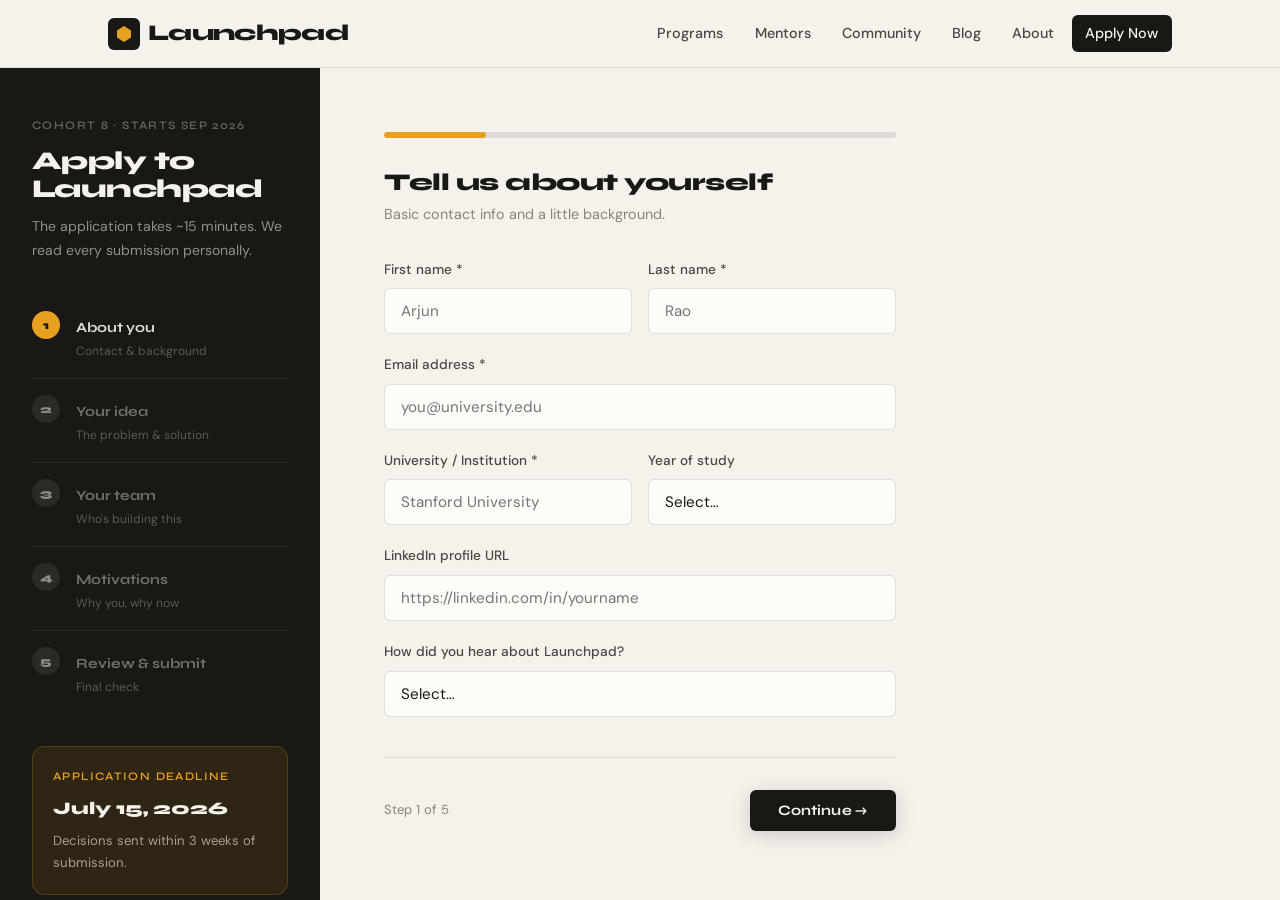
<file: apply.html>
<!DOCTYPE html>
<html lang="en">
<head>
  <meta charset="UTF-8" />
  <meta name="viewport" content="width=device-width, initial-scale=1.0" />
  <title>Apply — Launchpad</title>
  <link rel="stylesheet" href="style.css" />
  <style>
    .apply-layout { display: grid; grid-template-columns: 320px 1fr; min-height: calc(100vh - 68px); }
    .apply-sidebar { background: var(--ink); color: #F5F2EC; padding: 3rem 2rem; position: sticky; top: 68px; height: calc(100vh - 68px); overflow-y: auto; }
    .apply-sidebar h2 { color: #F5F2EC; font-size: 1.6rem; margin-bottom: 0.75rem; }
    .apply-sidebar p { color: rgba(245,242,236,0.55); font-size: 0.88rem; line-height: 1.7; margin-bottom: 2rem; }
    .sidebar-steps { display: flex; flex-direction: column; gap: 0; }
    .sidebar-step { display: flex; gap: 1rem; align-items: flex-start; padding: 1rem 0; border-bottom: 1px solid rgba(255,255,255,0.06); }
    .sidebar-step:last-child { border-bottom: none; }
    .sidebar-step__num { width: 28px; height: 28px; border-radius: 50%; background: rgba(255,255,255,0.08); display: flex; align-items: center; justify-content: center; font-family: 'Syne', sans-serif; font-weight: 800; font-size: 0.72rem; flex-shrink: 0; color: rgba(245,242,236,0.5); transition: background var(--transition), color var(--transition); }
    .sidebar-step.active .sidebar-step__num { background: var(--amber); color: var(--ink); }
    .sidebar-step.done .sidebar-step__num { background: rgba(255,255,255,0.2); color: #F5F2EC; }
    .sidebar-step.done .sidebar-step__num::after { content: '✓'; }
    .sidebar-step__label { font-family: 'Syne', sans-serif; font-weight: 700; font-size: 0.88rem; color: rgba(245,242,236,0.4); padding-top: 0.3rem; transition: color var(--transition); }
    .sidebar-step.active .sidebar-step__label, .sidebar-step.done .sidebar-step__label { color: rgba(245,242,236,0.9); }
    .sidebar-step__sub { font-size: 0.75rem; color: rgba(245,242,236,0.3); margin-top: 0.2rem; }
    .deadline-box { margin-top: 2rem; background: rgba(232,160,32,0.1); border: 1px solid rgba(232,160,32,0.2); border-radius: var(--radius-md); padding: 1.25rem; }
    .deadline-box .label { color: var(--amber); margin-bottom: 0.5rem; display: block; }
    .deadline-box p { color: rgba(245,242,236,0.6); font-size: 0.82rem; margin: 0; }
    .apply-main { padding: clamp(2rem,5vw,4rem); max-width: 640px; }
    .form-step { display: none; }
    .form-step.active { display: block; animation: fadeUp 0.4s ease both; }
    .form-step h3 { font-family: 'Syne', sans-serif; font-weight: 800; font-size: 1.5rem; margin-bottom: 0.4rem; }
    .form-step .step-desc { color: var(--ink-3); font-size: 0.9rem; margin-bottom: 2rem; }
    .form-row { display: grid; grid-template-columns: 1fr 1fr; gap: 1rem; }
    .form-nav { display: flex; align-items: center; justify-content: space-between; margin-top: 2.5rem; padding-top: 2rem; border-top: 1px solid var(--border); }
    .radio-group { display: flex; flex-direction: column; gap: 0.6rem; }
    .radio-option { display: flex; align-items: center; gap: 0.75rem; padding: 0.75rem 1rem; border: 1.5px solid var(--border); border-radius: var(--radius-sm); cursor: pointer; transition: border-color var(--transition), background var(--transition); }
    .radio-option:hover { border-color: var(--amber); background: var(--amber-light); }
    .radio-option input[type=radio] { accent-color: var(--amber); }
    .radio-option label { cursor: pointer; font-size: 0.92rem; }
    .char-count { font-size: 0.75rem; color: var(--ink-3); text-align: right; margin-top: 0.25rem; }
    /* SUCCESS */
    .success-screen { display: none; text-align: center; padding: 4rem 2rem; }
    .success-screen.active { display: block; animation: fadeUp 0.5s ease both; }
    .success-icon { width: 72px; height: 72px; background: var(--amber-light); border-radius: 50%; display: flex; align-items: center; justify-content: center; margin: 0 auto 2rem; font-size: 2rem; }
    @media (max-width: 768px) {
      .apply-layout { grid-template-columns: 1fr; }
      .apply-sidebar { position: static; height: auto; }
      .form-row { grid-template-columns: 1fr; }
    }
  </style>
</head>
<body>

<nav class="nav">
  <div class="nav__inner">
    <a href="index.html" class="nav__logo">
      <div class="nav__logo-mark"><svg viewBox="0 0 18 18"><path d="M9 1L16 5.5V12.5L9 17L2 12.5V5.5L9 1Z"/></svg></div>
      Launchpad
    </a>
    <div class="nav__links" id="navLinks">
      <a href="programs.html">Programs</a>
      <a href="mentors.html">Mentors</a>
      <a href="community.html">Community</a>
      <a href="blog.html">Blog</a>
      <a href="about.html">About</a>
      <a href="apply.html" class="nav__cta">Apply Now</a>
    </div>
    <div class="nav__hamburger" onclick="document.getElementById('navLinks').classList.toggle('open')"><span></span><span></span><span></span></div>
  </div>
</nav>

<div class="apply-layout">
  <!-- SIDEBAR -->
  <aside class="apply-sidebar">
    <div class="label" style="color:rgba(245,242,236,0.35);margin-bottom:0.75rem;display:block;">Cohort 8 · Starts Sep 2026</div>
    <h2>Apply to<br>Launchpad</h2>
    <p>The application takes ~15 minutes. We read every submission personally.</p>
    <div class="sidebar-steps" id="sidebarSteps">
      <div class="sidebar-step active" data-step="1">
        <div class="sidebar-step__num">1</div>
        <div><div class="sidebar-step__label">About you</div><div class="sidebar-step__sub">Contact & background</div></div>
      </div>
      <div class="sidebar-step" data-step="2">
        <div class="sidebar-step__num">2</div>
        <div><div class="sidebar-step__label">Your idea</div><div class="sidebar-step__sub">The problem & solution</div></div>
      </div>
      <div class="sidebar-step" data-step="3">
        <div class="sidebar-step__num">3</div>
        <div><div class="sidebar-step__label">Your team</div><div class="sidebar-step__sub">Who's building this</div></div>
      </div>
      <div class="sidebar-step" data-step="4">
        <div class="sidebar-step__num">4</div>
        <div><div class="sidebar-step__label">Motivations</div><div class="sidebar-step__sub">Why you, why now</div></div>
      </div>
      <div class="sidebar-step" data-step="5">
        <div class="sidebar-step__num">5</div>
        <div><div class="sidebar-step__label">Review & submit</div><div class="sidebar-step__sub">Final check</div></div>
      </div>
    </div>
    <div class="deadline-box">
      <span class="label">Application deadline</span>
      <div style="font-family:'Syne',sans-serif;font-weight:800;color:#F5F2EC;font-size:1.1rem;margin-bottom:0.4rem;">July 15, 2026</div>
      <p>Decisions sent within 3 weeks of submission.</p>
    </div>
  </aside>

  <!-- MAIN FORM -->
  <main class="apply-main" id="applyMain">
    <!-- STEP 1 -->
    <div class="form-step active" id="step-1">
      <div class="progress mb-lg"><div class="progress__fill" style="width:20%"></div></div>
      <h3>Tell us about yourself</h3>
      <p class="step-desc">Basic contact info and a little background.</p>
      <div style="display:flex;flex-direction:column;gap:1.25rem;">
        <div class="form-row">
          <div class="input-group"><label>First name *</label><input class="input" type="text" placeholder="Arjun" /></div>
          <div class="input-group"><label>Last name *</label><input class="input" type="text" placeholder="Rao" /></div>
        </div>
        <div class="input-group"><label>Email address *</label><input class="input" type="email" placeholder="you@university.edu" /></div>
        <div class="form-row">
          <div class="input-group"><label>University / Institution *</label><input class="input" type="text" placeholder="Stanford University" /></div>
          <div class="input-group"><label>Year of study</label>
            <select class="input">
              <option value="">Select…</option>
              <option>Undergraduate Year 1</option>
              <option>Undergraduate Year 2</option>
              <option>Undergraduate Year 3</option>
              <option>Undergraduate Year 4</option>
              <option>Masters</option>
              <option>PhD</option>
              <option>Recent graduate (≤2 years)</option>
            </select>
          </div>
        </div>
        <div class="input-group"><label>LinkedIn profile URL</label><input class="input" type="url" placeholder="https://linkedin.com/in/yourname" /></div>
        <div class="input-group">
          <label>How did you hear about Launchpad?</label>
          <select class="input">
            <option>Select…</option>
            <option>University career office</option>
            <option>Friend / colleague</option>
            <option>Social media (Twitter, LinkedIn)</option>
            <option>Google / web search</option>
            <option>Launchpad alumni</option>
            <option>Event / conference</option>
          </select>
        </div>
      </div>
      <div class="form-nav">
        <span style="font-size:0.82rem;color:var(--ink-3);">Step 1 of 5</span>
        <button class="btn btn--primary" onclick="goStep(2)">Continue →</button>
      </div>
    </div>

    <!-- STEP 2 -->
    <div class="form-step" id="step-2">
      <div class="progress mb-lg"><div class="progress__fill" style="width:40%"></div></div>
      <h3>What are you building?</h3>
      <p class="step-desc">Tell us about the problem you're solving. Be specific — vague answers get filtered out.</p>
      <div style="display:flex;flex-direction:column;gap:1.25rem;">
        <div class="input-group"><label>Startup name (or working title) *</label><input class="input" type="text" placeholder="e.g. Pavo AI" /></div>
        <div class="input-group">
          <label>Sector *</label>
          <select class="input">
            <option>Select…</option>
            <option>AI / Machine Learning</option>
            <option>Climate / Sustainability</option>
            <option>Health / MedTech</option>
            <option>EdTech</option>
            <option>Fintech</option>
            <option>B2B SaaS</option>
            <option>Consumer</option>
            <option>Deep Tech / Hardware</option>
            <option>Other</option>
          </select>
        </div>
        <div class="input-group">
          <label>Describe the problem in one sentence *</label>
          <input class="input" type="text" placeholder="e.g. Secondary students in underserved areas have no access to quality tutoring." />
        </div>
        <div class="input-group">
          <label>Describe your solution *</label>
          <textarea class="input" rows="4" placeholder="In plain English, what are you building and how does it solve the problem?" id="solutionTA" oninput="document.getElementById('solCount').textContent=this.value.length+'/500'"></textarea>
          <div class="char-count" id="solCount">0/500</div>
        </div>
        <div class="input-group">
          <label>What stage are you at?</label>
          <div class="radio-group">
            <div class="radio-option"><input type="radio" name="stage" id="s1" value="idea" /><label for="s1">Just an idea — no product yet</label></div>
            <div class="radio-option"><input type="radio" name="stage" id="s2" value="prototype" /><label for="s2">Prototype / MVP built</label></div>
            <div class="radio-option"><input type="radio" name="stage" id="s3" value="revenue" /><label for="s3">Some revenue / paying customers</label></div>
            <div class="radio-option"><input type="radio" name="stage" id="s4" value="funded" /><label for="s4">Pre-seed funded</label></div>
          </div>
        </div>
      </div>
      <div class="form-nav">
        <button class="btn btn--outline" onclick="goStep(1)">← Back</button>
        <button class="btn btn--primary" onclick="goStep(3)">Continue →</button>
      </div>
    </div>

    <!-- STEP 3 -->
    <div class="form-step" id="step-3">
      <div class="progress mb-lg"><div class="progress__fill" style="width:60%"></div></div>
      <h3>Your team</h3>
      <p class="step-desc">We invest in teams, not just ideas. Tell us who's building this and why.</p>
      <div style="display:flex;flex-direction:column;gap:1.25rem;">
        <div class="input-group">
          <label>Team size *</label>
          <select class="input">
            <option>Solo founder</option>
            <option>2 co-founders</option>
            <option>3 co-founders</option>
            <option>4+ people</option>
          </select>
        </div>
        <div class="input-group">
          <label>Describe your team's relevant skills and background *</label>
          <textarea class="input" rows="4" placeholder="e.g. I'm a CS student with 2 years of ML research. My co-founder is a pre-med student with experience in the target market." id="teamTA" oninput="document.getElementById('teamCount').textContent=this.value.length+'/400'"></textarea>
          <div class="char-count" id="teamCount">0/400</div>
        </div>
        <div class="input-group">
          <label>Do you have any notable achievements? (optional)</label>
          <textarea class="input" rows="3" placeholder="Hackathon wins, previous companies, research published, etc."></textarea>
        </div>
        <div class="input-group">
          <label>Co-founder emails (if applicable)</label>
          <input class="input" type="text" placeholder="jane@example.com, tom@example.com" />
          <div style="font-size:0.78rem;color:var(--ink-3);margin-top:0.3rem;">They'll receive a separate short form to fill in.</div>
        </div>
      </div>
      <div class="form-nav">
        <button class="btn btn--outline" onclick="goStep(2)">← Back</button>
        <button class="btn btn--primary" onclick="goStep(4)">Continue →</button>
      </div>
    </div>

    <!-- STEP 4 -->
    <div class="form-step" id="step-4">
      <div class="progress mb-lg"><div class="progress__fill" style="width:80%"></div></div>
      <h3>Why you, why now?</h3>
      <p class="step-desc">This is the part we read most carefully. Be honest, be specific.</p>
      <div style="display:flex;flex-direction:column;gap:1.25rem;">
        <div class="input-group">
          <label>Why are you the right person to solve this problem? *</label>
          <textarea class="input" rows="5" id="whyTA" oninput="document.getElementById('whyCount').textContent=this.value.length+'/600'" placeholder="What's your personal connection to this problem? Why will you not give up on it?"></textarea>
          <div class="char-count" id="whyCount">0/600</div>
        </div>
        <div class="input-group">
          <label>What do you want to get from Launchpad specifically? *</label>
          <textarea class="input" rows="4" placeholder="Be specific — 'mentorship' is not enough. What kind? From whom? On what?" id="wantTA" oninput="document.getElementById('wantCount').textContent=this.value.length+'/400'"></textarea>
          <div class="char-count" id="wantCount">0/400</div>
        </div>
        <div class="input-group">
          <label>Is there anything else you'd like us to know? (optional)</label>
          <textarea class="input" rows="3" placeholder="Constraints, commitments, questions — anything on your mind."></textarea>
        </div>
        <div style="display:flex;align-items:flex-start;gap:0.75rem;padding:1rem;background:var(--amber-light);border-radius:var(--radius-md);border:1px solid rgba(232,160,32,0.2);">
          <input type="checkbox" id="terms" style="margin-top:3px;accent-color:var(--amber-dark);" />
          <label for="terms" style="font-size:0.85rem;color:var(--ink-2);cursor:pointer;">I confirm all information provided is accurate and I am currently enrolled as a student or recent graduate (within 2 years of graduation).</label>
        </div>
      </div>
      <div class="form-nav">
        <button class="btn btn--outline" onclick="goStep(3)">← Back</button>
        <button class="btn btn--primary" onclick="goStep(5)">Review application →</button>
      </div>
    </div>

    <!-- STEP 5 REVIEW -->
    <div class="form-step" id="step-5">
      <div class="progress mb-lg"><div class="progress__fill" style="width:100%"></div></div>
      <h3>Review & submit</h3>
      <p class="step-desc">Take one last look. You can go back and edit anything before submitting.</p>
      <div class="card" style="margin-bottom:1.5rem;padding:1.5rem;">
        <div class="label mb-sm">Program applying for</div>
        <div style="font-family:'Syne',sans-serif;font-weight:800;font-size:1.1rem;">Launchpad Accelerator — Cohort 8</div>
        <div style="font-size:0.82rem;color:var(--ink-3);margin-top:0.25rem;">Starts September 2026 · 16 weeks · $10,000 grant · 0% equity</div>
      </div>
      <div class="card" style="margin-bottom:1.5rem;padding:1.5rem;">
        <div class="label mb-md">What happens next</div>
        <div style="display:flex;flex-direction:column;gap:0.75rem;">
          <div style="display:flex;gap:1rem;align-items:flex-start;font-size:0.88rem;">
            <div style="width:24px;height:24px;background:var(--amber-light);border-radius:50%;display:flex;align-items:center;justify-content:center;font-family:'Syne',sans-serif;font-weight:800;font-size:0.7rem;color:var(--amber-dark);flex-shrink:0;">1</div>
            <div><strong>Confirmation email</strong> — You'll hear from us within 24 hours confirming receipt.</div>
          </div>
          <div style="display:flex;gap:1rem;align-items:flex-start;font-size:0.88rem;">
            <div style="width:24px;height:24px;background:var(--amber-light);border-radius:50%;display:flex;align-items:center;justify-content:center;font-family:'Syne',sans-serif;font-weight:800;font-size:0.7rem;color:var(--amber-dark);flex-shrink:0;">2</div>
            <div><strong>Review</strong> — Our team reads every application in full. No AI screening.</div>
          </div>
          <div style="display:flex;gap:1rem;align-items:flex-start;font-size:0.88rem;">
            <div style="width:24px;height:24px;background:var(--amber-light);border-radius:50%;display:flex;align-items:center;justify-content:center;font-family:'Syne',sans-serif;font-weight:800;font-size:0.7rem;color:var(--amber-dark);flex-shrink:0;">3</div>
            <div><strong>Interview</strong> — Shortlisted teams get a 30-min call. Decisions within 3 weeks.</div>
          </div>
        </div>
      </div>
      <div class="form-nav">
        <button class="btn btn--outline" onclick="goStep(4)">← Edit answers</button>
        <button class="btn btn--amber btn--lg" onclick="submitApp()">Submit application 🚀</button>
      </div>
    </div>

    <!-- SUCCESS -->
    <div class="success-screen" id="successScreen">
      <div class="success-icon">🚀</div>
      <h2 style="margin-bottom:1rem;">Application submitted!</h2>
      <p style="margin-inline:auto;color:var(--ink-2);margin-bottom:2rem;">We've received your application for Cohort 8. Check your inbox for a confirmation email. We'll be in touch within 3 weeks.</p>
      <div style="display:flex;gap:1rem;justify-content:center;flex-wrap:wrap;">
        <a href="community.html" class="btn btn--primary">Join our Discord</a>
        <a href="blog.html" class="btn btn--outline">Read founder stories</a>
      </div>
    </div>
  </main>
</div>

<script>
let currentStep = 1;
function goStep(n) {
  document.getElementById('step-' + currentStep).classList.remove('active');
  document.querySelectorAll('.sidebar-step').forEach(s => {
    const sn = parseInt(s.dataset.step);
    s.classList.remove('active','done');
    if(sn === n) s.classList.add('active');
    else if(sn < n) s.classList.add('done');
  });
  currentStep = n;
  document.getElementById('step-' + n).classList.add('active');
  document.getElementById('applyMain').scrollIntoView({behavior:'smooth', block:'start'});
}
function submitApp() {
  document.getElementById('step-5').classList.remove('active');
  document.getElementById('successScreen').classList.add('active');
  document.querySelectorAll('.sidebar-step').forEach(s => { s.classList.remove('active'); s.classList.add('done'); });
}
</script>
</body>
</html>
</file>
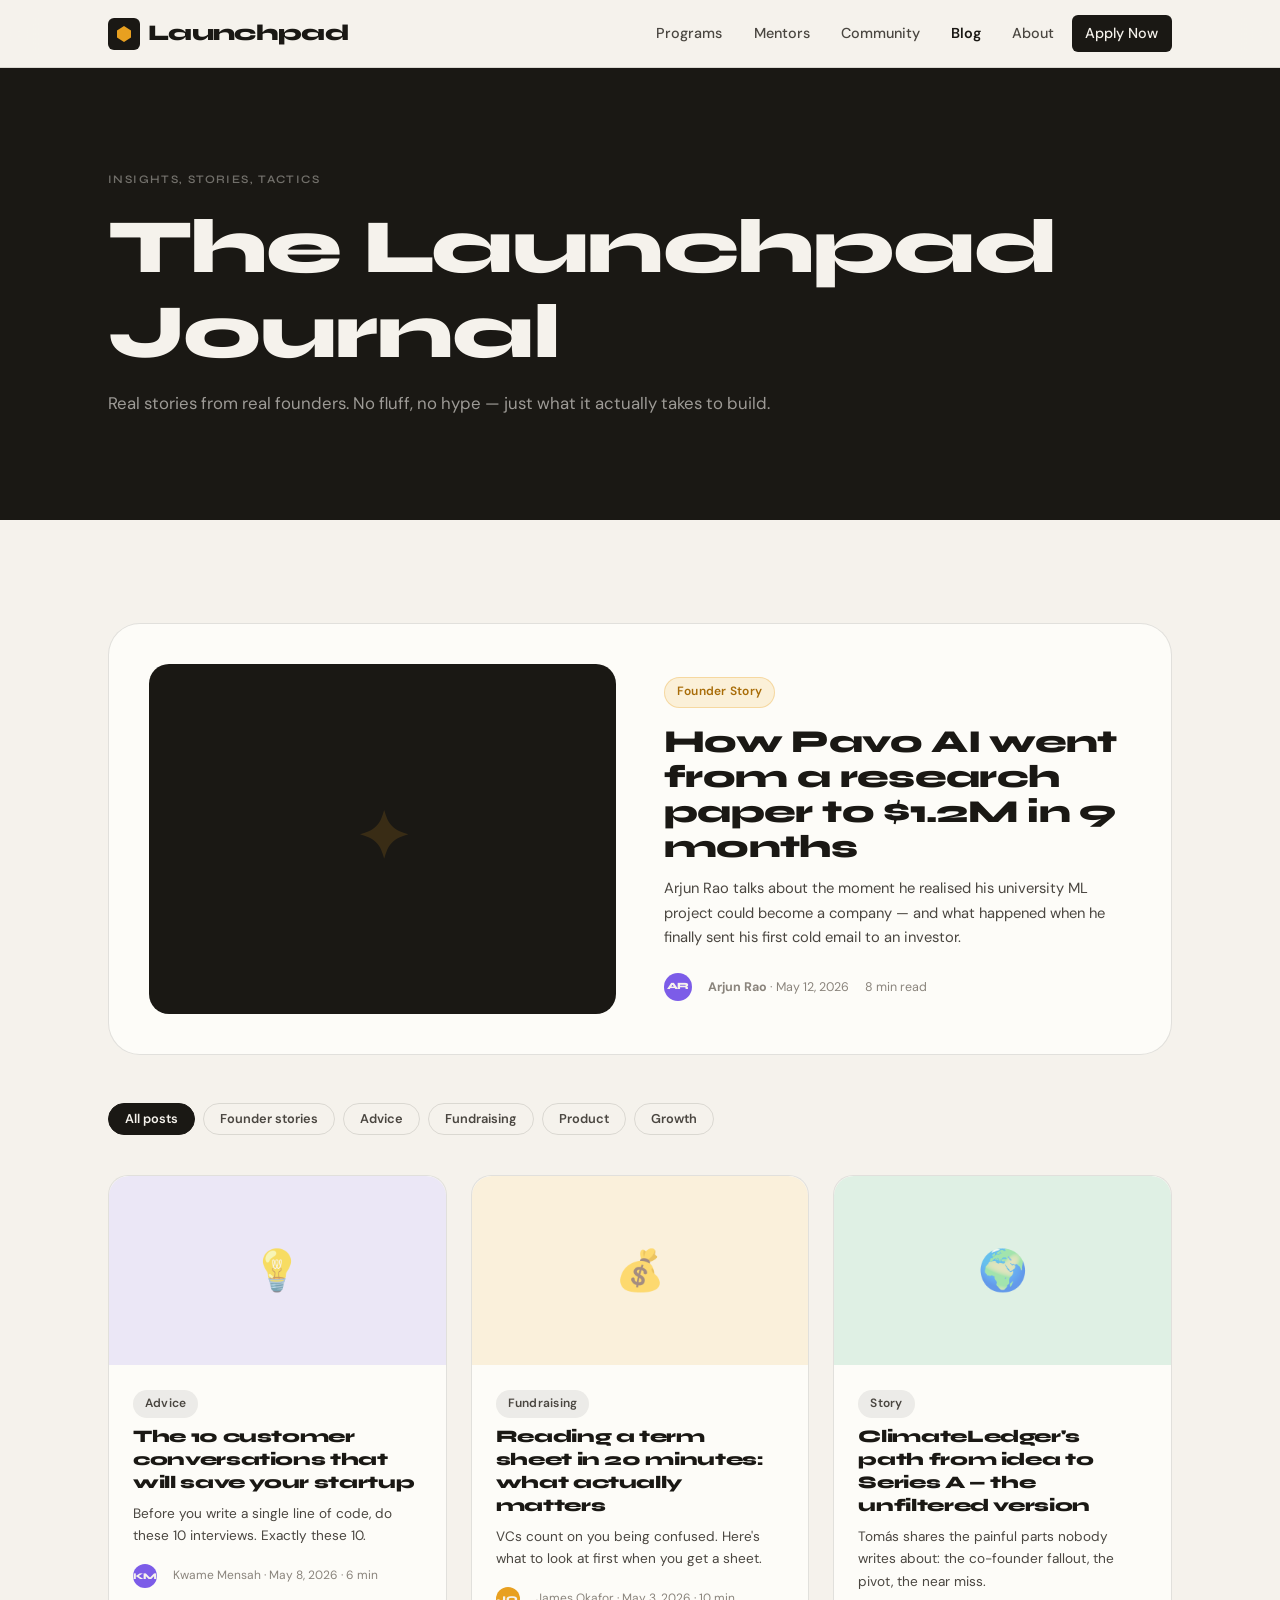
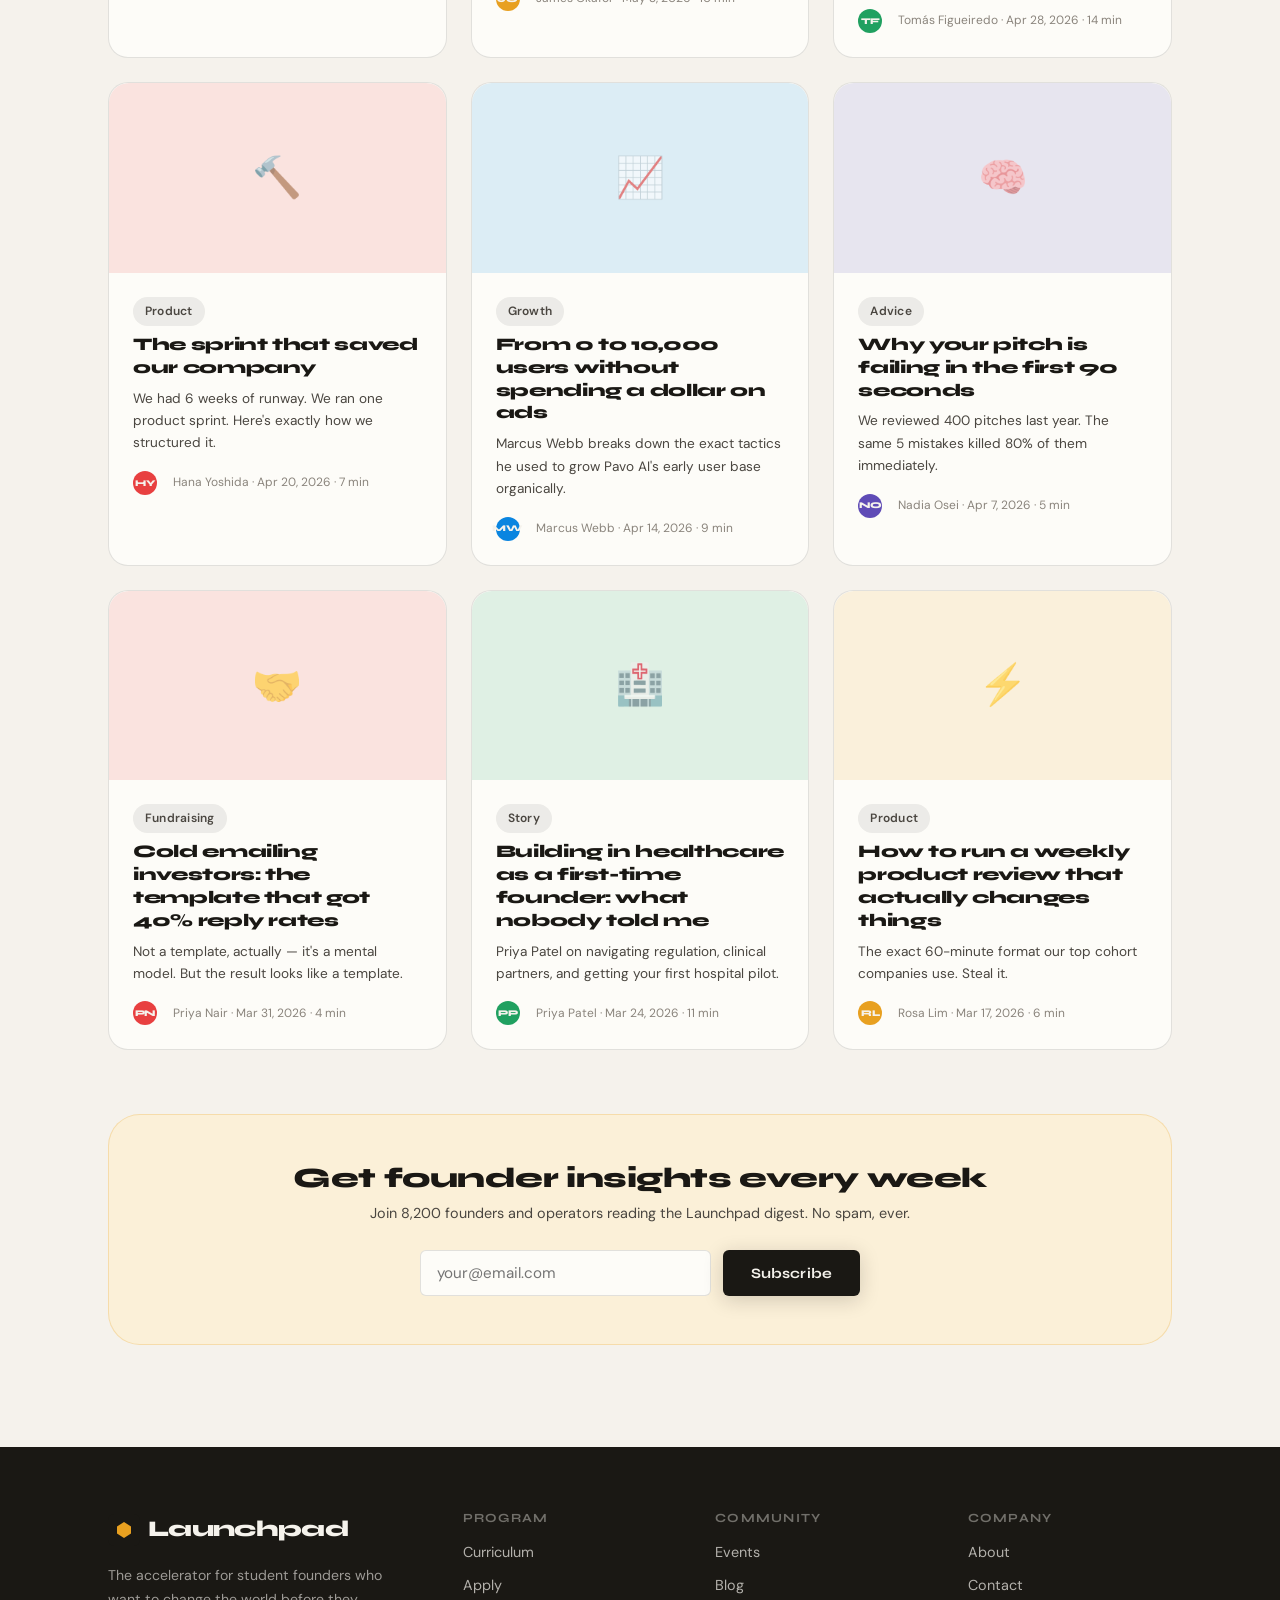
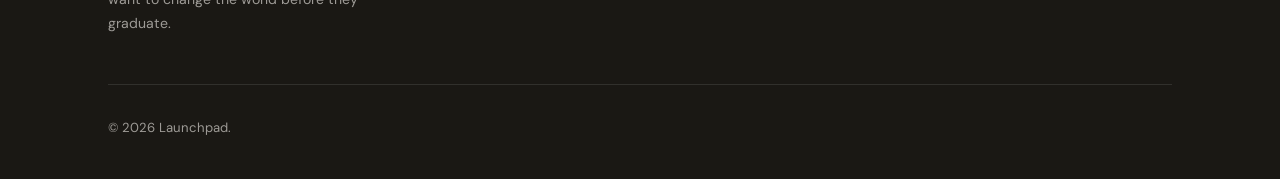
<file: blog.html>
<!DOCTYPE html>
<html lang="en">
<head>
  <meta charset="UTF-8" />
  <meta name="viewport" content="width=device-width, initial-scale=1.0" />
  <title>Blog — Launchpad</title>
  <link rel="stylesheet" href="style.css" />
  <style>
    .blog-hero { padding-block: clamp(4rem,8vw,7rem); background: var(--ink); color: #F5F2EC; }
    .blog-hero h1 { color: #F5F2EC; }
    .featured-post { display: grid; grid-template-columns: 1fr 1fr; gap: 3rem; align-items: center; padding: 2.5rem; border-radius: var(--radius-xl); border: 1px solid var(--border); background: var(--bg-card); margin-bottom: 3rem; transition: box-shadow var(--transition), transform var(--transition); }
    .featured-post:hover { box-shadow: 0 16px 48px rgba(26,24,20,0.1); transform: translateY(-3px); }
    .featured-img { aspect-ratio: 4/3; border-radius: var(--radius-lg); background: var(--ink); display: flex; align-items: center; justify-content: center; }
    .featured-img span { font-family: 'Syne', sans-serif; font-weight: 800; font-size: 4rem; opacity: 0.15; color: var(--amber); }
    .featured-post .badge { margin-bottom: 1rem; }
    .featured-post h2 { font-size: clamp(1.4rem,3vw,2rem); margin-bottom: 0.75rem; }
    .featured-post p { font-size: 0.92rem; color: var(--ink-2); margin-bottom: 1.5rem; }
    .post-meta { display: flex; align-items: center; gap: 1rem; font-size: 0.78rem; color: var(--ink-3); }
    .post-meta .avatar-initials { width: 28px; height: 28px; font-size: 0.6rem; }
    .posts-grid { display: grid; grid-template-columns: repeat(auto-fill, minmax(300px, 1fr)); gap: 1.5rem; }
    .post-card { padding: 0; overflow: hidden; }
    .post-card__thumb { aspect-ratio: 16/9; background: var(--ink); display: flex; align-items: center; justify-content: center; border-radius: var(--radius-lg) var(--radius-lg) 0 0; }
    .post-card__thumb span { font-family: 'Syne', sans-serif; font-weight: 800; font-size: 3rem; opacity: 0.12; color: var(--amber); }
    .post-card__body { padding: 1.5rem; }
    .post-card h3 { font-size: 1.1rem; margin-bottom: 0.5rem; line-height: 1.3; }
    .post-card p { font-size: 0.85rem; color: var(--ink-2); margin-bottom: 1rem; }
    .cat-nav { display: flex; flex-wrap: wrap; gap: 0.5rem; margin-bottom: 2.5rem; }
    .cat-btn { padding: 0.4rem 1rem; border-radius: 100px; font-size: 0.8rem; font-weight: 600; border: 1.5px solid var(--border); background: transparent; color: var(--ink-2); cursor: pointer; transition: all var(--transition); }
    .cat-btn.active { background: var(--ink); color: var(--bg); border-color: var(--ink); }
    .cat-btn:hover:not(.active) { border-color: var(--amber); color: var(--amber-dark); }
    .newsletter-box { background: var(--amber-light); border: 1px solid rgba(232,160,32,0.25); border-radius: var(--radius-xl); padding: 3rem; text-align: center; margin-top: 4rem; }
    .newsletter-box h3 { margin-bottom: 0.5rem; }
    .newsletter-box p { color: var(--ink-2); font-size: 0.9rem; margin-bottom: 1.5rem; margin-inline: auto; }
    .newsletter-form { display: flex; gap: 0.75rem; max-width: 440px; margin-inline: auto; }
    .newsletter-form input { flex: 1; }
  </style>
</head>
<body>

<nav class="nav">
  <div class="nav__inner">
    <a href="index.html" class="nav__logo">
      <div class="nav__logo-mark"><svg viewBox="0 0 18 18"><path d="M9 1L16 5.5V12.5L9 17L2 12.5V5.5L9 1Z"/></svg></div>
      Launchpad
    </a>
    <div class="nav__links" id="navLinks">
      <a href="programs.html">Programs</a>
      <a href="mentors.html">Mentors</a>
      <a href="community.html">Community</a>
      <a href="blog.html" class="active">Blog</a>
      <a href="about.html">About</a>
      <a href="apply.html" class="nav__cta">Apply Now</a>
    </div>
    <div class="nav__hamburger" onclick="document.getElementById('navLinks').classList.toggle('open')"><span></span><span></span><span></span></div>
  </div>
</nav>

<section class="blog-hero">
  <div class="container">
    <span class="label" style="color:rgba(245,242,236,0.4);display:block;margin-bottom:1rem;">Insights, stories, tactics</span>
    <h1>The Launchpad Journal</h1>
    <p class="mt-md" style="color:rgba(245,242,236,0.6);font-size:1.05rem;">Real stories from real founders. No fluff, no hype — just what it actually takes to build.</p>
  </div>
</section>

<section class="section">
  <div class="container">
    <!-- FEATURED -->
    <a href="#" class="featured-post animate-fadeup">
      <div class="featured-img"><span>✦</span></div>
      <div>
        <div class="badge badge--amber">Founder Story</div>
        <h2>How Pavo AI went from a research paper to $1.2M in 9 months</h2>
        <p>Arjun Rao talks about the moment he realised his university ML project could become a company — and what happened when he finally sent his first cold email to an investor.</p>
        <div class="post-meta">
          <div class="avatar-initials" style="background:#7C5CE8;">AR</div>
          <span><strong>Arjun Rao</strong> · May 12, 2026</span>
          <span>8 min read</span>
        </div>
      </div>
    </a>

    <!-- CATEGORY FILTER -->
    <div class="cat-nav" id="catNav">
      <button class="cat-btn active" data-cat="all">All posts</button>
      <button class="cat-btn" data-cat="story">Founder stories</button>
      <button class="cat-btn" data-cat="advice">Advice</button>
      <button class="cat-btn" data-cat="fundraising">Fundraising</button>
      <button class="cat-btn" data-cat="product">Product</button>
      <button class="cat-btn" data-cat="growth">Growth</button>
    </div>

    <!-- POSTS GRID -->
    <div class="posts-grid" id="postsGrid"></div>

    <!-- NEWSLETTER -->
    <div class="newsletter-box">
      <h3>Get founder insights every week</h3>
      <p>Join 8,200 founders and operators reading the Launchpad digest. No spam, ever.</p>
      <div class="newsletter-form">
        <input class="input" type="email" placeholder="your@email.com" />
        <button class="btn btn--primary">Subscribe</button>
      </div>
    </div>
  </div>
</section>

<footer class="footer">
  <div class="container">
    <div class="footer__grid">
      <div class="footer__brand"><div class="nav__logo" style="color:#F5F2EC;margin-bottom:1rem;"><div class="nav__logo-mark"><svg viewBox="0 0 18 18"><path d="M9 1L16 5.5V12.5L9 17L2 12.5V5.5L9 1Z"/></svg></div>Launchpad</div><p>The accelerator for student founders who want to change the world before they graduate.</p></div>
      <div class="footer__col"><h5>Program</h5><a href="programs.html">Curriculum</a><a href="apply.html">Apply</a></div>
      <div class="footer__col"><h5>Community</h5><a href="community.html">Events</a><a href="blog.html">Blog</a></div>
      <div class="footer__col"><h5>Company</h5><a href="about.html">About</a><a href="#">Contact</a></div>
    </div>
    <div class="footer__bottom"><span>© 2026 Launchpad.</span></div>
  </div>
</footer>

<script>
const POSTS = [
  { cat:"advice", color:"#7C5CE8", emoji:"💡", title:"The 10 customer conversations that will save your startup", excerpt:"Before you write a single line of code, do these 10 interviews. Exactly these 10.", author:"Kwame Mensah", date:"May 8, 2026", read:"6 min" },
  { cat:"fundraising", color:"#E8A020", emoji:"💰", title:"Reading a term sheet in 20 minutes: what actually matters", excerpt:"VCs count on you being confused. Here's what to look at first when you get a sheet.", author:"James Okafor", date:"May 3, 2026", read:"10 min" },
  { cat:"story", color:"#20A060", emoji:"🌍", title:"ClimateLedger's path from idea to Series A — the unfiltered version", excerpt:"Tomás shares the painful parts nobody writes about: the co-founder fallout, the pivot, the near miss.", author:"Tomás Figueiredo", date:"Apr 28, 2026", read:"14 min" },
  { cat:"product", color:"#E84040", emoji:"🔨", title:"The sprint that saved our company", excerpt:"We had 6 weeks of runway. We ran one product sprint. Here's exactly how we structured it.", author:"Hana Yoshida", date:"Apr 20, 2026", read:"7 min" },
  { cat:"growth", color:"#0A85E0", emoji:"📈", title:"From 0 to 10,000 users without spending a dollar on ads", excerpt:"Marcus Webb breaks down the exact tactics he used to grow Pavo AI's early user base organically.", author:"Marcus Webb", date:"Apr 14, 2026", read:"9 min" },
  { cat:"advice", color:"#5F4BB6", emoji:"🧠", title:"Why your pitch is failing in the first 90 seconds", excerpt:"We reviewed 400 pitches last year. The same 5 mistakes killed 80% of them immediately.", author:"Nadia Osei", date:"Apr 7, 2026", read:"5 min" },
  { cat:"fundraising", color:"#E84040", emoji:"🤝", title:"Cold emailing investors: the template that got 40% reply rates", excerpt:"Not a template, actually — it's a mental model. But the result looks like a template.", author:"Priya Nair", date:"Mar 31, 2026", read:"4 min" },
  { cat:"story", color:"#20A060", emoji:"🏥", title:"Building in healthcare as a first-time founder: what nobody told me", excerpt:"Priya Patel on navigating regulation, clinical partners, and getting your first hospital pilot.", author:"Priya Patel", date:"Mar 24, 2026", read:"11 min" },
  { cat:"product", color:"#E8A020", emoji:"⚡", title:"How to run a weekly product review that actually changes things", excerpt:"The exact 60-minute format our top cohort companies use. Steal it.", author:"Rosa Lim", date:"Mar 17, 2026", read:"6 min" },
];

let activeCat = 'all';

function renderPosts() {
  const grid = document.getElementById('postsGrid');
  const filtered = activeCat === 'all' ? POSTS : POSTS.filter(p => p.cat === activeCat);
  grid.innerHTML = filtered.map(p => `
    <a href="#" class="card card--flat post-card animate-fadeup" style="text-decoration:none;">
      <div class="post-card__thumb" style="background:${p.color}22;"><span style="color:${p.color};opacity:0.6;font-size:2.5rem;">${p.emoji}</span></div>
      <div class="post-card__body">
        <div class="badge badge--muted mb-sm">${p.cat.charAt(0).toUpperCase()+p.cat.slice(1)}</div>
        <h3>${p.title}</h3>
        <p>${p.excerpt}</p>
        <div class="post-meta">
          <div class="avatar-initials" style="background:${p.color};width:24px;height:24px;font-size:0.55rem;">${p.author.split(' ').map(x=>x[0]).join('')}</div>
          <span style="font-size:0.75rem;color:var(--ink-3);">${p.author} · ${p.date} · ${p.read}</span>
        </div>
      </div>
    </a>
  `).join('');
}

document.getElementById('catNav').addEventListener('click', e => {
  if(!e.target.matches('.cat-btn')) return;
  document.querySelectorAll('.cat-btn').forEach(b => b.classList.remove('active'));
  e.target.classList.add('active');
  activeCat = e.target.dataset.cat;
  renderPosts();
});
renderPosts();
</script>
</body>
</html>
</file>
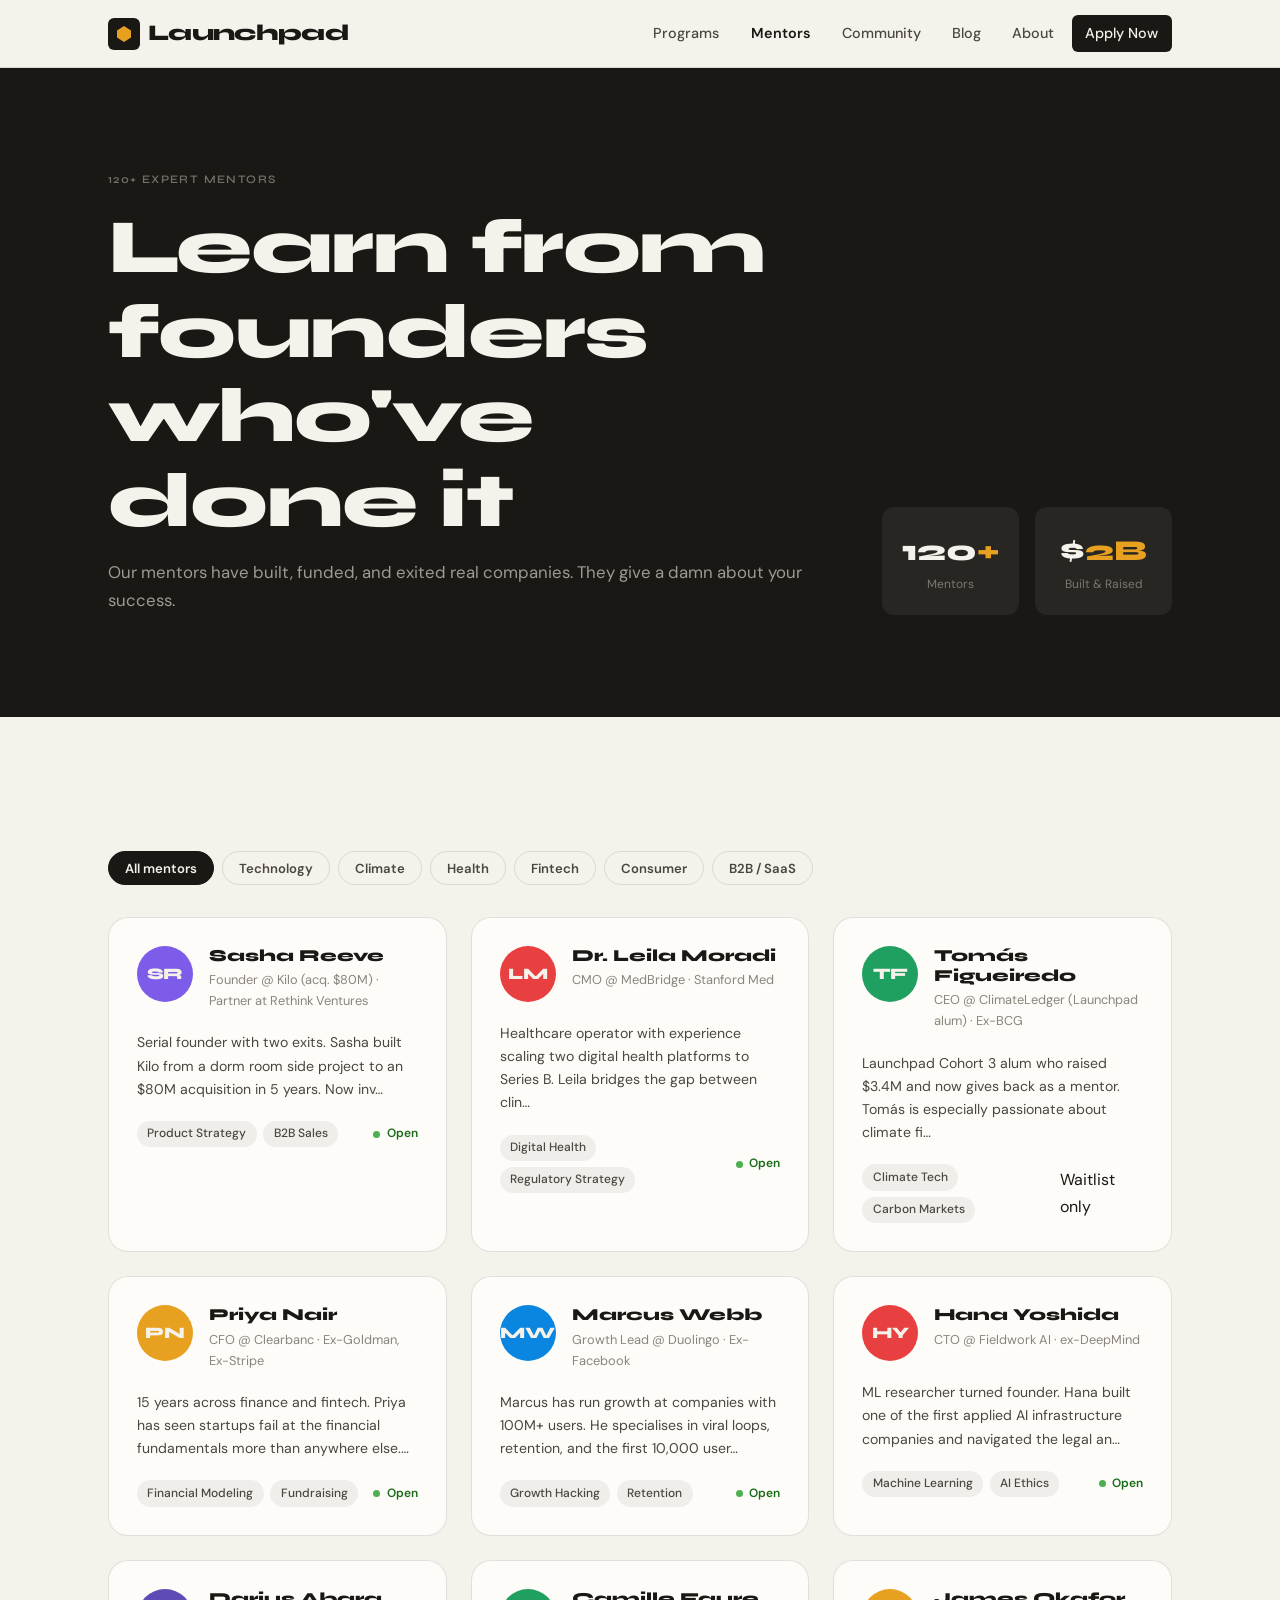
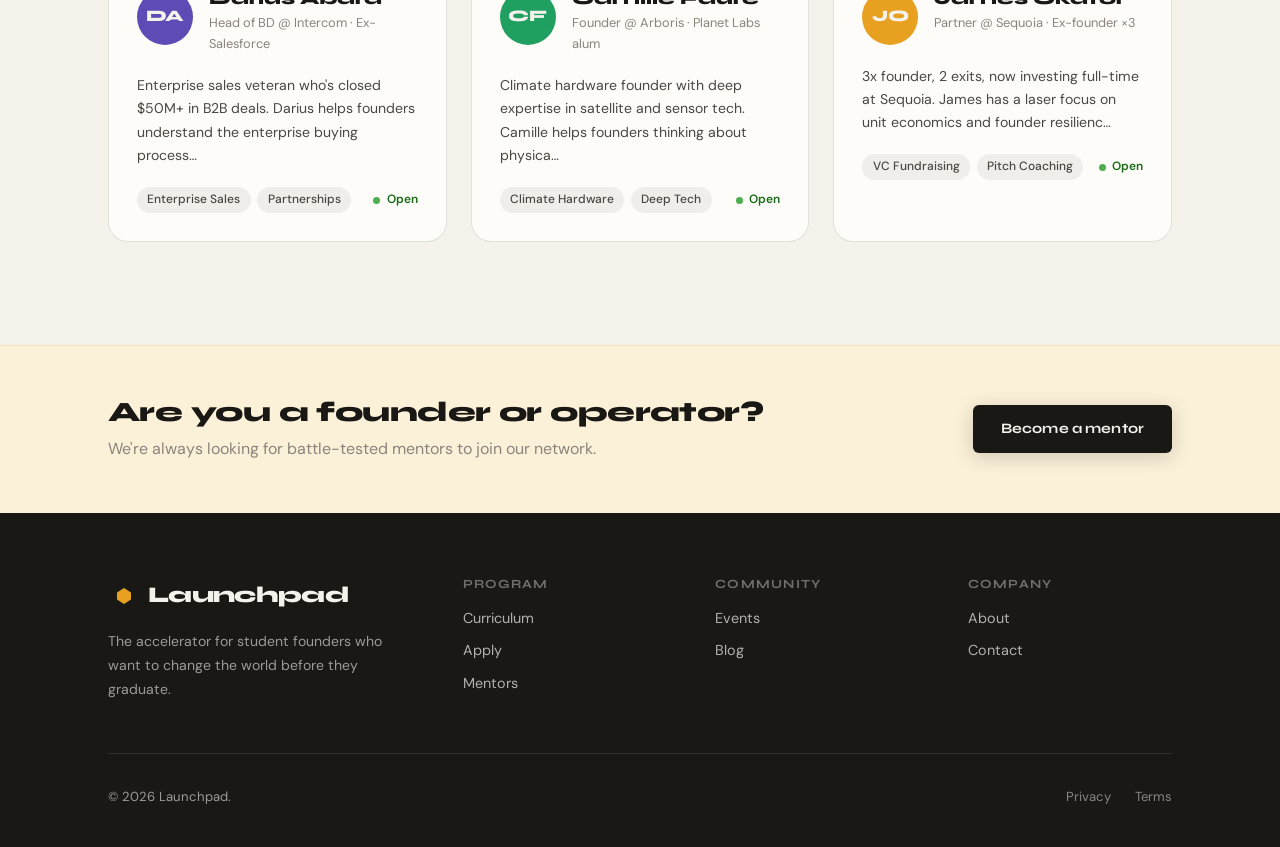
<file: mentors.html>
<!DOCTYPE html>
<html lang="en">
<head>
  <meta charset="UTF-8" />
  <meta name="viewport" content="width=device-width, initial-scale=1.0" />
  <title>Mentors — Launchpad</title>
  <link rel="stylesheet" href="style.css" />
  <style>
    .mentor-hero { padding-block: clamp(4rem,8vw,7rem); background: var(--ink); color: #F5F2EC; }
    .mentor-hero h1 { color: #F5F2EC; margin-bottom: 1rem; }
    .mentor-hero p { color: rgba(245,242,236,0.6); font-size: 1.05rem; }
    .filters { display: flex; flex-wrap: wrap; gap: 0.5rem; padding-block: 2rem; }
    .filter-btn {
      padding: 0.45rem 1rem;
      border-radius: 100px;
      font-size: 0.82rem; font-weight: 600;
      border: 1.5px solid var(--border);
      background: transparent;
      color: var(--ink-2);
      cursor: pointer;
      transition: all var(--transition);
    }
    .filter-btn:hover { border-color: var(--amber); color: var(--amber-dark); }
    .filter-btn.active { background: var(--ink); color: var(--bg); border-color: var(--ink); }
    .mentors-grid { display: grid; grid-template-columns: repeat(auto-fill, minmax(280px, 1fr)); gap: 1.5rem; }
    .mentor-card { padding: 1.75rem; cursor: pointer; }
    .mentor-card__header { display: flex; align-items: flex-start; gap: 1rem; margin-bottom: 1.25rem; }
    .mentor-avatar { width: 56px; height: 56px; border-radius: 50%; font-size: 1rem; flex-shrink: 0; }
    .mentor-card__name { font-family: 'Syne', sans-serif; font-weight: 800; font-size: 1.05rem; line-height: 1.2; }
    .mentor-card__title { font-size: 0.8rem; color: var(--ink-3); margin-top: 0.2rem; }
    .mentor-card__bio { font-size: 0.88rem; color: var(--ink-2); line-height: 1.65; margin-bottom: 1.25rem; }
    .mentor-card__footer { display: flex; align-items: center; justify-content: space-between; }
    .availability { display: flex; align-items: center; gap: 0.4rem; font-size: 0.75rem; color: #196B19; font-weight: 600; }
    .availability::before { content: ''; width: 7px; height: 7px; background: #4CAF50; border-radius: 50%; }
    .availability.full { color: var(--ink-3); }
    .availability.full::before { background: var(--ink-3); }
    /* MODAL */
    .modal-overlay { position: fixed; inset: 0; background: rgba(0,0,0,0.5); z-index: 200; display: none; align-items: center; justify-content: center; padding: 1rem; backdrop-filter: blur(4px); }
    .modal-overlay.open { display: flex; }
    .modal { background: var(--bg-card); border-radius: var(--radius-xl); max-width: 560px; width: 100%; padding: 2.5rem; max-height: 90vh; overflow-y: auto; position: relative; }
    .modal__close { position: absolute; top: 1.25rem; right: 1.25rem; width: 32px; height: 32px; border-radius: 50%; background: rgba(26,24,20,0.07); display: flex; align-items: center; justify-content: center; cursor: pointer; font-size: 1.1rem; transition: background var(--transition); }
    .modal__close:hover { background: rgba(26,24,20,0.14); }
    .modal__header { display: flex; gap: 1.25rem; align-items: flex-start; margin-bottom: 1.75rem; }
    .modal h3 { font-family: 'Syne', sans-serif; font-weight: 800; font-size: 1.4rem; }
    .modal__sub { font-size: 0.88rem; color: var(--ink-3); margin-top: 0.25rem; }
    .modal__section { margin-bottom: 1.5rem; }
    .modal__section h5 { font-family: 'Syne', sans-serif; font-weight: 700; font-size: 0.78rem; letter-spacing: 0.08em; text-transform: uppercase; color: var(--ink-3); margin-bottom: 0.75rem; }
    .expertise-list { display: flex; flex-wrap: wrap; gap: 0.4rem; }
  </style>
</head>
<body>

<nav class="nav">
  <div class="nav__inner">
    <a href="index.html" class="nav__logo">
      <div class="nav__logo-mark"><svg viewBox="0 0 18 18"><path d="M9 1L16 5.5V12.5L9 17L2 12.5V5.5L9 1Z"/></svg></div>
      Launchpad
    </a>
    <div class="nav__links" id="navLinks">
      <a href="programs.html">Programs</a>
      <a href="mentors.html" class="active">Mentors</a>
      <a href="community.html">Community</a>
      <a href="blog.html">Blog</a>
      <a href="about.html">About</a>
      <a href="apply.html" class="nav__cta">Apply Now</a>
    </div>
    <div class="nav__hamburger" onclick="document.getElementById('navLinks').classList.toggle('open')"><span></span><span></span><span></span></div>
  </div>
</nav>

<section class="mentor-hero">
  <div class="container" style="display:grid;grid-template-columns:1fr auto;gap:3rem;align-items:end;flex-wrap:wrap;">
    <div>
      <span class="label" style="color:rgba(245,242,236,0.4);display:block;margin-bottom:1rem;">120+ Expert Mentors</span>
      <h1>Learn from founders<br>who've done it</h1>
      <p class="mt-md">Our mentors have built, funded, and exited real companies. They give a damn about your success.</p>
    </div>
    <div style="display:grid;grid-template-columns:1fr 1fr;gap:1rem;min-width:220px;">
      <div style="background:rgba(255,255,255,0.06);border-radius:var(--radius-md);padding:1.25rem;text-align:center;">
        <div style="font-family:'Syne',sans-serif;font-weight:800;font-size:1.8rem;color:#F5F2EC;">120<span style="color:var(--amber)">+</span></div>
        <div style="font-size:0.75rem;color:rgba(245,242,236,0.4);">Mentors</div>
      </div>
      <div style="background:rgba(255,255,255,0.06);border-radius:var(--radius-md);padding:1.25rem;text-align:center;">
        <div style="font-family:'Syne',sans-serif;font-weight:800;font-size:1.8rem;color:#F5F2EC;">$<span style="color:var(--amber)">2B</span></div>
        <div style="font-size:0.75rem;color:rgba(245,242,236,0.4);">Built & Raised</div>
      </div>
    </div>
  </div>
</section>

<section class="section">
  <div class="container">
    <div class="filters" id="filters">
      <button class="filter-btn active" data-filter="all">All mentors</button>
      <button class="filter-btn" data-filter="tech">Technology</button>
      <button class="filter-btn" data-filter="climate">Climate</button>
      <button class="filter-btn" data-filter="health">Health</button>
      <button class="filter-btn" data-filter="fintech">Fintech</button>
      <button class="filter-btn" data-filter="consumer">Consumer</button>
      <button class="filter-btn" data-filter="b2b">B2B / SaaS</button>
    </div>

    <div class="mentors-grid" id="mentorsGrid"></div>
  </div>
</section>

<!-- JOIN MENTOR CTA -->
<section class="section--tight" style="background:var(--amber-light);border-top:1px solid rgba(232,160,32,0.2);">
  <div class="container" style="display:flex;align-items:center;justify-content:space-between;gap:2rem;flex-wrap:wrap;">
    <div>
      <h3>Are you a founder or operator?</h3>
      <p class="mt-sm text-muted">We're always looking for battle-tested mentors to join our network.</p>
    </div>
    <a href="apply.html" class="btn btn--primary">Become a mentor</a>
  </div>
</section>

<!-- MODAL -->
<div class="modal-overlay" id="modalOverlay" onclick="closeModal(event)">
  <div class="modal" id="modal">
    <button class="modal__close" onclick="document.getElementById('modalOverlay').classList.remove('open')">✕</button>
    <div class="modal__header">
      <div class="mentor-avatar avatar-initials" id="modalAvatar" style="width:72px;height:72px;font-size:1.3rem;"></div>
      <div>
        <h3 id="modalName"></h3>
        <div class="modal__sub" id="modalTitle"></div>
      </div>
    </div>
    <div class="modal__section">
      <h5>About</h5>
      <p id="modalBio" style="font-size:0.92rem;color:var(--ink-2);line-height:1.7;"></p>
    </div>
    <div class="modal__section">
      <h5>Expertise</h5>
      <div class="expertise-list" id="modalExpertise"></div>
    </div>
    <div class="modal__section">
      <h5>Office Hours</h5>
      <p id="modalHours" style="font-size:0.88rem;color:var(--ink-2);"></p>
    </div>
    <a href="apply.html" class="btn btn--primary w-full" style="justify-content:center;margin-top:1rem;">Request a session</a>
  </div>
</div>

<footer class="footer">
  <div class="container">
    <div class="footer__grid">
      <div class="footer__brand">
        <div class="nav__logo" style="color:#F5F2EC;margin-bottom:1rem;"><div class="nav__logo-mark"><svg viewBox="0 0 18 18"><path d="M9 1L16 5.5V12.5L9 17L2 12.5V5.5L9 1Z"/></svg></div>Launchpad</div>
        <p>The accelerator for student founders who want to change the world before they graduate.</p>
      </div>
      <div class="footer__col"><h5>Program</h5><a href="programs.html">Curriculum</a><a href="apply.html">Apply</a><a href="mentors.html">Mentors</a></div>
      <div class="footer__col"><h5>Community</h5><a href="community.html">Events</a><a href="blog.html">Blog</a></div>
      <div class="footer__col"><h5>Company</h5><a href="about.html">About</a><a href="#">Contact</a></div>
    </div>
    <div class="footer__bottom"><span>© 2026 Launchpad.</span><div style="display:flex;gap:1.5rem;"><a href="#">Privacy</a><a href="#">Terms</a></div></div>
  </div>
</footer>

<script>
const MENTORS = [
  { id:1, name:"Sasha Reeve", title:"Founder @ Kilo (acq. $80M) · Partner at Rethink Ventures", color:"#7C5CE8", initials:"SR", sector:"tech", bio:"Serial founder with two exits. Sasha built Kilo from a dorm room side project to an $80M acquisition in 5 years. Now invests in early-stage B2B SaaS and loves working with first-time technical founders.", expertise:["Product Strategy","B2B Sales","Fundraising","Team Building"], hours:"Tuesdays 3–5pm EST · 2 slots open" },
  { id:2, name:"Dr. Leila Moradi", title:"CMO @ MedBridge · Stanford Med", color:"#E84040", initials:"LM", sector:"health", bio:"Healthcare operator with experience scaling two digital health platforms to Series B. Leila bridges the gap between clinical validation and commercial scale — rare in the health startup space.", expertise:["Digital Health","Regulatory Strategy","Clinical Trials","Go-To-Market"], hours:"Thursdays 11am–1pm EST · 1 slot open" },
  { id:3, name:"Tomás Figueiredo", title:"CEO @ ClimateLedger (Launchpad alum) · Ex-BCG", color:"#20A060", initials:"TF", sector:"climate", bio:"Launchpad Cohort 3 alum who raised $3.4M and now gives back as a mentor. Tomás is especially passionate about climate fintech and sustainability reporting for SMBs.", expertise:["Climate Tech","Carbon Markets","Fundraising","Enterprise Sales"], hours:"Mondays 4–6pm EST · Full — join waitlist" },
  { id:4, name:"Priya Nair", title:"CFO @ Clearbanc · Ex-Goldman, Ex-Stripe", color:"#E8A020", initials:"PN", sector:"fintech", bio:"15 years across finance and fintech. Priya has seen startups fail at the financial fundamentals more than anywhere else. She helps founders build models, manage burn, and understand term sheets.", expertise:["Financial Modeling","Fundraising","Term Sheets","Fintech Regulation"], hours:"Fridays 2–4pm EST · 2 slots open" },
  { id:5, name:"Marcus Webb", title:"Growth Lead @ Duolingo · Ex-Facebook", color:"#0A85E0", initials:"MW", sector:"consumer", bio:"Marcus has run growth at companies with 100M+ users. He specialises in viral loops, retention, and the first 10,000 users — the phase most founders get completely wrong.", expertise:["Growth Hacking","Retention","Virality","Consumer Apps"], hours:"Wednesdays 10am–12pm EST · 3 slots open" },
  { id:6, name:"Hana Yoshida", title:"CTO @ Fieldwork AI · ex-DeepMind", color:"#E84040", initials:"HY", sector:"tech", bio:"ML researcher turned founder. Hana built one of the first applied AI infrastructure companies and navigated the legal and ethical minefield early. Now she helps technical founders avoid the pitfalls.", expertise:["Machine Learning","AI Ethics","Technical Architecture","CTO Coaching"], hours:"Tuesdays 1–3pm EST · 2 slots open" },
  { id:7, name:"Darius Abara", title:"Head of BD @ Intercom · Ex-Salesforce", color:"#5F4BB6", initials:"DA", sector:"b2b", bio:"Enterprise sales veteran who's closed $50M+ in B2B deals. Darius helps founders understand the enterprise buying process, champion the deal, and shorten sales cycles dramatically.", expertise:["Enterprise Sales","Partnerships","SaaS Pricing","Customer Success"], hours:"Thursdays 3–5pm EST · 1 slot open" },
  { id:8, name:"Camille Faure", title:"Founder @ Arboris · Planet Labs alum", color:"#20A060", initials:"CF", sector:"climate", bio:"Climate hardware founder with deep expertise in satellite and sensor tech. Camille helps founders thinking about physical-world climate solutions — one of the hardest but most important areas to work in.", expertise:["Climate Hardware","Deep Tech","Grant Funding","EU Climate Policy"], hours:"Mondays 2–4pm EST · 2 slots open" },
  { id:9, name:"James Okafor", title:"Partner @ Sequoia · Ex-founder ×3", color:"#E8A020", initials:"JO", sector:"fintech", bio:"3x founder, 2 exits, now investing full-time at Sequoia. James has a laser focus on unit economics and founder resilience. He's seen thousands of pitches and knows exactly what moves investors.", expertise:["VC Fundraising","Pitch Coaching","Unit Economics","Seed Stage"], hours:"Fridays 9–11am EST · 2 slots open" },
];

let activeFilter = 'all';

function renderMentors() {
  const grid = document.getElementById('mentorsGrid');
  const filtered = activeFilter === 'all' ? MENTORS : MENTORS.filter(m => m.sector === activeFilter);
  grid.innerHTML = filtered.map(m => `
    <div class="card card--flat mentor-card animate-fadeup" onclick='openModal(${m.id})'>
      <div class="mentor-card__header">
        <div class="mentor-avatar avatar-initials" style="width:56px;height:56px;font-size:1rem;background:${m.color};">${m.initials}</div>
        <div>
          <div class="mentor-card__name">${m.name}</div>
          <div class="mentor-card__title">${m.title}</div>
        </div>
      </div>
      <p class="mentor-card__bio">${m.bio.substring(0,120)}…</p>
      <div class="mentor-card__footer">
        <div class="tags">${m.expertise.slice(0,2).map(e=>`<span class="tag">${e}</span>`).join('')}</div>
        <div class="availability${m.hours.includes('Full')?'.full':''}">${m.hours.includes('Full')?'Waitlist only':'Open'}</div>
      </div>
    </div>
  `).join('');
}

function openModal(id) {
  const m = MENTORS.find(x => x.id === id);
  document.getElementById('modalAvatar').textContent = m.initials;
  document.getElementById('modalAvatar').style.background = m.color;
  document.getElementById('modalName').textContent = m.name;
  document.getElementById('modalTitle').textContent = m.title;
  document.getElementById('modalBio').textContent = m.bio;
  document.getElementById('modalExpertise').innerHTML = m.expertise.map(e=>`<span class="badge badge--muted">${e}</span>`).join('');
  document.getElementById('modalHours').textContent = m.hours;
  document.getElementById('modalOverlay').classList.add('open');
}
function closeModal(e) { if(e.target === document.getElementById('modalOverlay')) document.getElementById('modalOverlay').classList.remove('open'); }

document.getElementById('filters').addEventListener('click', e => {
  if(!e.target.matches('.filter-btn')) return;
  document.querySelectorAll('.filter-btn').forEach(b => b.classList.remove('active'));
  e.target.classList.add('active');
  activeFilter = e.target.dataset.filter;
  renderMentors();
});

renderMentors();
</script>
</body>
</html>
</file>
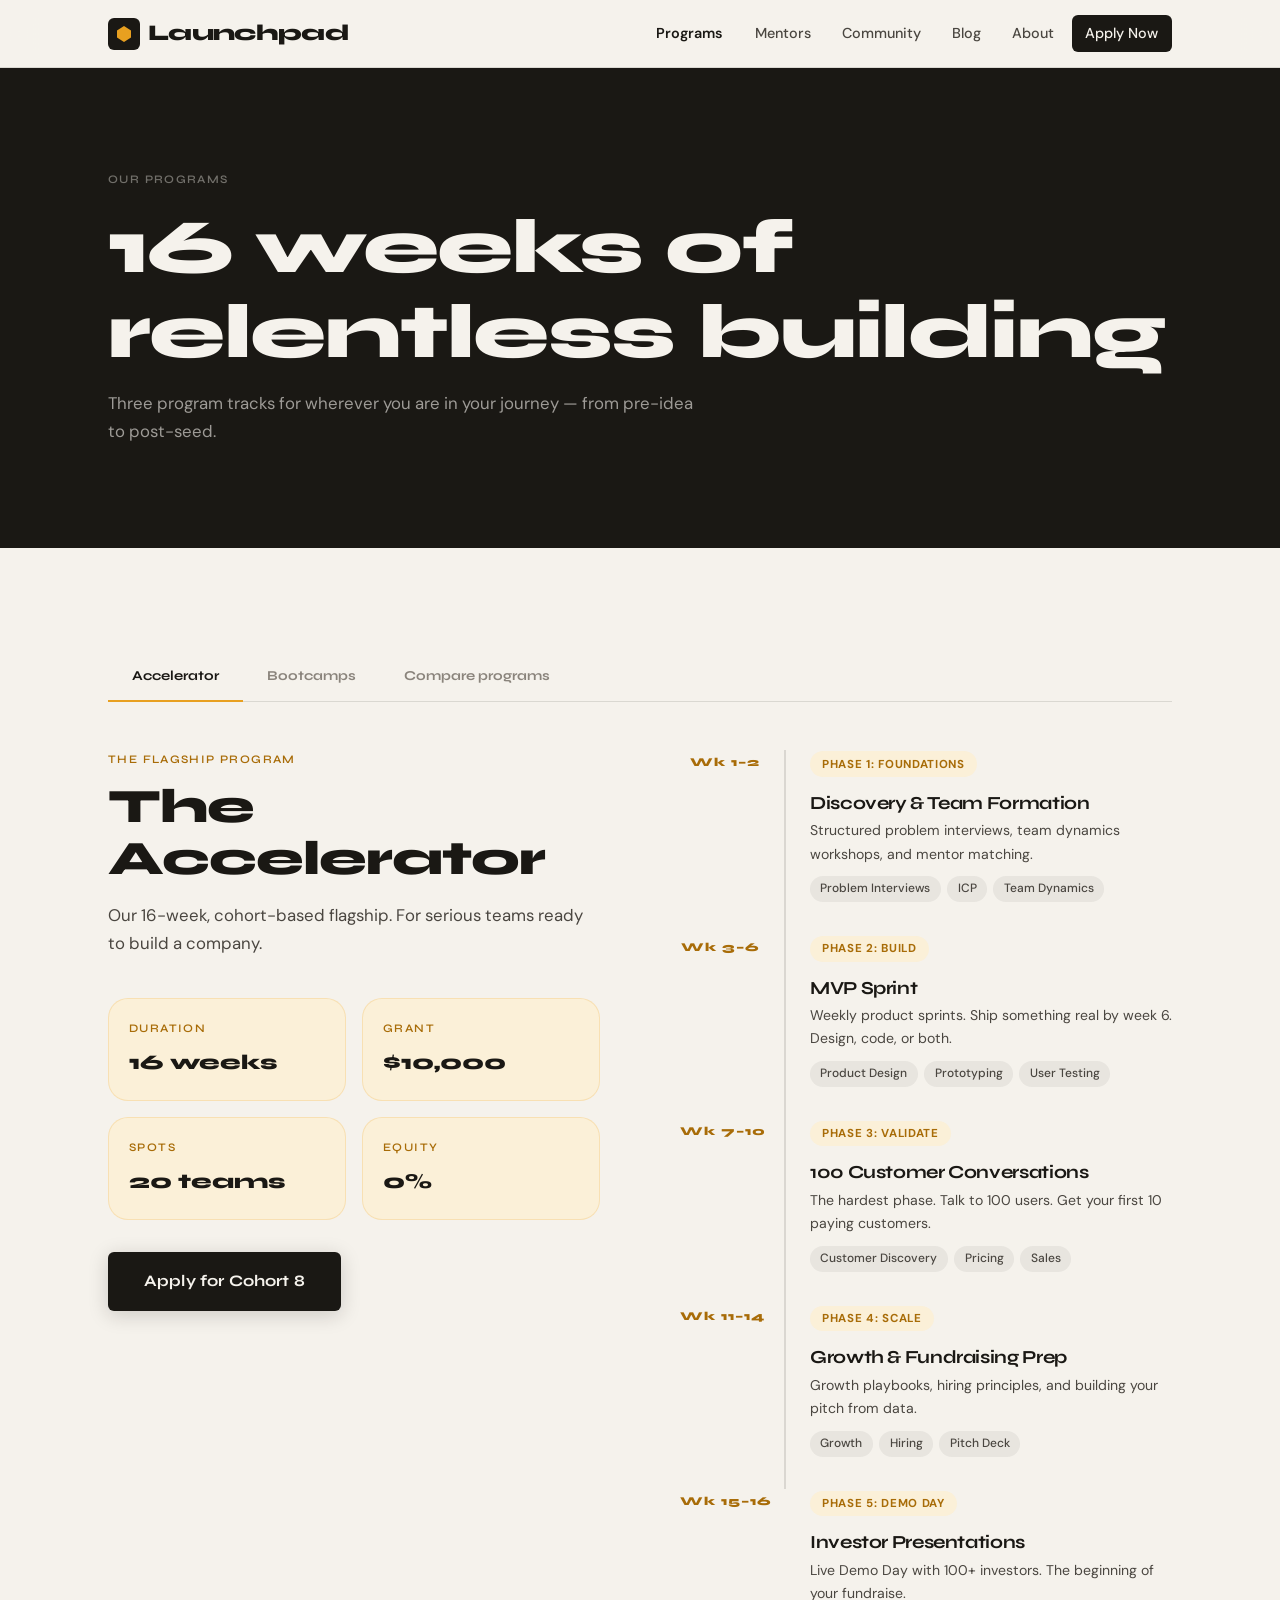
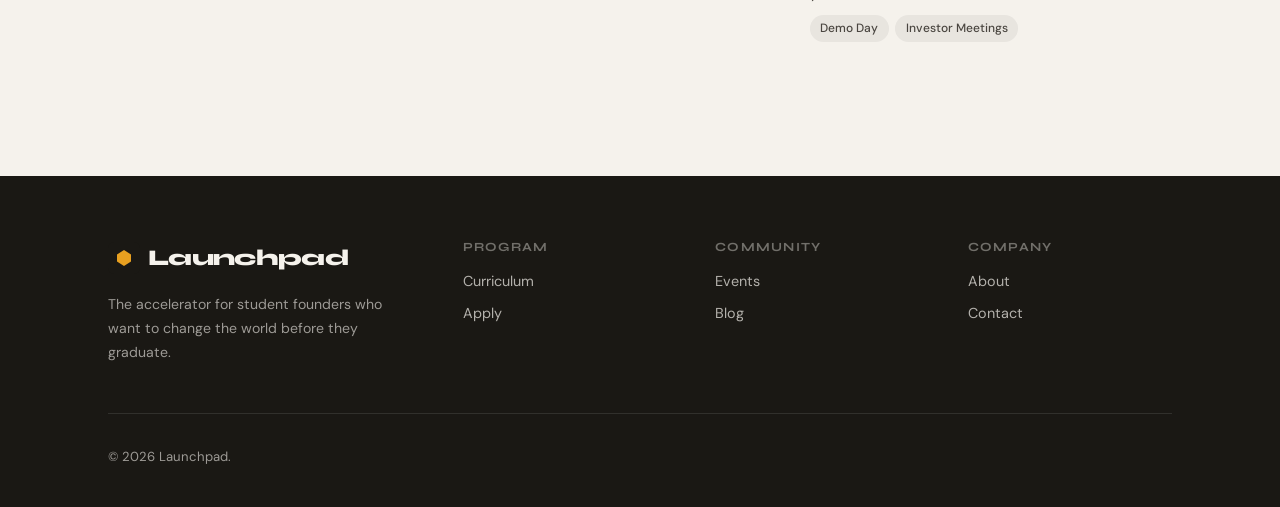
<file: programs.html>
<!DOCTYPE html>
<html lang="en">
<head>
  <meta charset="UTF-8" />
  <meta name="viewport" content="width=device-width, initial-scale=1.0" />
  <title>Programs — Launchpad</title>
  <link rel="stylesheet" href="style.css" />
  <style>
    .prog-hero { padding-block: clamp(4rem,8vw,7rem); background: var(--ink); color: #F5F2EC; }
    .prog-hero h1 { color: #F5F2EC; }
    .week-track { display: grid; grid-template-columns: 80px 1fr; gap: 0 1.5rem; }
    .week-num { font-family: 'Syne', sans-serif; font-weight: 800; font-size: 0.75rem; letter-spacing: 0.08em; color: var(--amber-dark); padding-top: 0.2rem; text-align: right; white-space: nowrap; }
    .week-block { border-left: 2px solid var(--border); padding: 0 0 2rem 1.5rem; }
    .week-block:last-child { border-left-color: transparent; }
    .week-block h4 { font-family: 'Syne', sans-serif; font-weight: 700; margin-bottom: 0.4rem; }
    .week-block p { font-size: 0.88rem; color: var(--ink-2); }
    .week-block .tags { margin-top: 0.65rem; }
    .bootcamp-card { border-radius: var(--radius-xl); overflow: hidden; border: 1px solid var(--border); }
    .bootcamp-card__header { padding: 2rem; background: var(--ink); color: #F5F2EC; position: relative; }
    .bootcamp-card__header::after { content: ''; position: absolute; inset:0; background: radial-gradient(circle at 80% 50%, rgba(232,160,32,0.1) 0%, transparent 60%); }
    .bootcamp-card__header > * { position: relative; }
    .bootcamp-card__header h3 { color: #F5F2EC; margin-bottom: 0.4rem; }
    .bootcamp-card__body { padding: 2rem; background: var(--bg-card); }
    .included-list li { display: flex; align-items: flex-start; gap: 0.6rem; font-size: 0.88rem; color: var(--ink-2); margin-bottom: 0.5rem; }
    .included-list li::before { content: '✓'; color: var(--amber-dark); font-weight: 700; flex-shrink: 0; }
    .phase-pill {
      display: inline-block;
      padding: 0.2rem 0.75rem;
      background: var(--amber-light);
      color: var(--amber-dark);
      border-radius: 100px;
      font-size: 0.72rem;
      font-weight: 700;
      letter-spacing: 0.06em;
      text-transform: uppercase;
      margin-bottom: 1rem;
    }
    .tab-nav { display: flex; gap: 0; border-bottom: 1px solid var(--border); margin-bottom: 3rem; }
    .tab-btn { padding: 1rem 1.5rem; font-family: 'Syne', sans-serif; font-weight: 700; font-size: 0.85rem; color: var(--ink-3); border-bottom: 2px solid transparent; margin-bottom: -1px; cursor: pointer; transition: color var(--transition), border-color var(--transition); }
    .tab-btn.active { color: var(--ink); border-bottom-color: var(--amber); }
    .tab-btn:hover { color: var(--ink); }
    .tab-content { display: none; }
    .tab-content.active { display: block; }
    .compare-table { width: 100%; border-collapse: collapse; font-size: 0.9rem; }
    .compare-table th { font-family: 'Syne', sans-serif; font-weight: 700; font-size: 0.78rem; letter-spacing: 0.06em; text-transform: uppercase; color: var(--ink-3); padding: 0.75rem 1rem; border-bottom: 2px solid var(--border); text-align: left; }
    .compare-table td { padding: 1rem; border-bottom: 1px solid var(--border); }
    .compare-table tr:last-child td { border-bottom: none; }
    .compare-table td:not(:first-child) { text-align: center; }
    .check { color: #196B19; font-weight: 700; }
    .dash { color: var(--ink-3); }
  </style>
</head>
<body>

<nav class="nav">
  <div class="nav__inner">
    <a href="index.html" class="nav__logo">
      <div class="nav__logo-mark"><svg viewBox="0 0 18 18"><path d="M9 1L16 5.5V12.5L9 17L2 12.5V5.5L9 1Z"/></svg></div>
      Launchpad
    </a>
    <div class="nav__links" id="navLinks">
      <a href="programs.html" class="active">Programs</a>
      <a href="mentors.html">Mentors</a>
      <a href="community.html">Community</a>
      <a href="blog.html">Blog</a>
      <a href="about.html">About</a>
      <a href="apply.html" class="nav__cta">Apply Now</a>
    </div>
    <div class="nav__hamburger" onclick="document.getElementById('navLinks').classList.toggle('open')"><span></span><span></span><span></span></div>
  </div>
</nav>

<section class="prog-hero">
  <div class="container">
    <span class="label" style="color:rgba(245,242,236,0.4);display:block;margin-bottom:1rem;">Our Programs</span>
    <h1 style="max-width:16ch;">16 weeks of<br>relentless building</h1>
    <p class="mt-md" style="color:rgba(245,242,236,0.6);font-size:1.05rem;max-width:50ch;">Three program tracks for wherever you are in your journey — from pre-idea to post-seed.</p>
  </div>
</section>

<section class="section">
  <div class="container">
    <div class="tab-nav" id="tabNav">
      <button class="tab-btn active" data-tab="accelerator">Accelerator</button>
      <button class="tab-btn" data-tab="bootcamp">Bootcamps</button>
      <button class="tab-btn" data-tab="compare">Compare programs</button>
    </div>

    <!-- ACCELERATOR TAB -->
    <div class="tab-content active" id="tab-accelerator">
      <div style="display:grid;grid-template-columns:1fr 1fr;gap:5rem;align-items:start;">
        <div>
          <div class="section-heading" style="margin-bottom:2.5rem;">
            <span class="label label-amber">The flagship program</span>
            <h2>The Accelerator</h2>
            <p>Our 16-week, cohort-based flagship. For serious teams ready to build a company.</p>
          </div>
          <div style="display:grid;grid-template-columns:1fr 1fr;gap:1rem;margin-bottom:2rem;">
            <div class="card card--amber" style="padding:1.25rem;">
              <div class="label label-amber mb-sm">Duration</div>
              <div style="font-family:'Syne',sans-serif;font-weight:800;font-size:1.3rem;">16 weeks</div>
            </div>
            <div class="card card--amber" style="padding:1.25rem;">
              <div class="label label-amber mb-sm">Grant</div>
              <div style="font-family:'Syne',sans-serif;font-weight:800;font-size:1.3rem;">$10,000</div>
            </div>
            <div class="card card--amber" style="padding:1.25rem;">
              <div class="label label-amber mb-sm">Spots</div>
              <div style="font-family:'Syne',sans-serif;font-weight:800;font-size:1.3rem;">20 teams</div>
            </div>
            <div class="card card--amber" style="padding:1.25rem;">
              <div class="label label-amber mb-sm">Equity</div>
              <div style="font-family:'Syne',sans-serif;font-weight:800;font-size:1.3rem;">0%</div>
            </div>
          </div>
          <a href="apply.html" class="btn btn--primary btn--lg">Apply for Cohort 8</a>
        </div>
        <div>
          <div class="week-track">
            <div class="week-num">Wk 1–2</div>
            <div class="week-block">
              <div class="phase-pill">Phase 1: Foundations</div>
              <h4>Discovery & Team Formation</h4>
              <p>Structured problem interviews, team dynamics workshops, and mentor matching.</p>
              <div class="tags"><span class="tag">Problem Interviews</span><span class="tag">ICP</span><span class="tag">Team Dynamics</span></div>
            </div>
            <div class="week-num">Wk 3–6</div>
            <div class="week-block">
              <div class="phase-pill">Phase 2: Build</div>
              <h4>MVP Sprint</h4>
              <p>Weekly product sprints. Ship something real by week 6. Design, code, or both.</p>
              <div class="tags"><span class="tag">Product Design</span><span class="tag">Prototyping</span><span class="tag">User Testing</span></div>
            </div>
            <div class="week-num">Wk 7–10</div>
            <div class="week-block">
              <div class="phase-pill">Phase 3: Validate</div>
              <h4>100 Customer Conversations</h4>
              <p>The hardest phase. Talk to 100 users. Get your first 10 paying customers.</p>
              <div class="tags"><span class="tag">Customer Discovery</span><span class="tag">Pricing</span><span class="tag">Sales</span></div>
            </div>
            <div class="week-num">Wk 11–14</div>
            <div class="week-block">
              <div class="phase-pill">Phase 4: Scale</div>
              <h4>Growth & Fundraising Prep</h4>
              <p>Growth playbooks, hiring principles, and building your pitch from data.</p>
              <div class="tags"><span class="tag">Growth</span><span class="tag">Hiring</span><span class="tag">Pitch Deck</span></div>
            </div>
            <div class="week-num">Wk 15–16</div>
            <div class="week-block">
              <div class="phase-pill">Phase 5: Demo Day</div>
              <h4>Investor Presentations</h4>
              <p>Live Demo Day with 100+ investors. The beginning of your fundraise.</p>
              <div class="tags"><span class="tag">Demo Day</span><span class="tag">Investor Meetings</span></div>
            </div>
          </div>
        </div>
      </div>
    </div>

    <!-- BOOTCAMP TAB -->
    <div class="tab-content" id="tab-bootcamp">
      <div class="grid-3">
        <div class="bootcamp-card animate-fadeup delay-1">
          <div class="bootcamp-card__header">
            <div class="badge badge--amber mb-md">4 Days · Intensive</div>
            <h3>Zero to One</h3>
            <p style="color:rgba(245,242,236,0.6);font-size:0.88rem;margin-top:0.4rem;">For pre-idea founders. Turn a vague hunch into a validated concept with real customer signal.</p>
          </div>
          <div class="bootcamp-card__body">
            <ul class="included-list">
              <li>Problem ideation frameworks</li>
              <li>Rapid customer interview techniques</li>
              <li>Jobs-to-be-done workshop</li>
              <li>Concept validation scorecard</li>
              <li>Certificate of completion</li>
            </ul>
            <div style="display:flex;align-items:center;justify-content:space-between;margin-top:1.5rem;">
              <div><div class="label">Investment</div><div style="font-family:'Syne',sans-serif;font-weight:800;font-size:1.2rem;margin-top:0.2rem;">$299</div></div>
              <a href="apply.html" class="btn btn--primary btn--sm">Enrol</a>
            </div>
          </div>
        </div>
        <div class="bootcamp-card animate-fadeup delay-2">
          <div class="bootcamp-card__header" style="background:#1D2035;">
            <div class="badge badge--amber mb-md">2 Days · Weekend</div>
            <h3>Pitch Perfect</h3>
            <p style="color:rgba(245,242,236,0.6);font-size:0.88rem;margin-top:0.4rem;">For teams preparing to raise. Build a bulletproof deck and practice with real investors.</p>
          </div>
          <div class="bootcamp-card__body">
            <ul class="included-list">
              <li>Narrative structure for fundraising</li>
              <li>Live deck critique sessions</li>
              <li>2x mock investor Q&A sessions</li>
              <li>Investor feedback report</li>
              <li>Post-bootcamp 1-on-1 coaching call</li>
            </ul>
            <div style="display:flex;align-items:center;justify-content:space-between;margin-top:1.5rem;">
              <div><div class="label">Investment</div><div style="font-family:'Syne',sans-serif;font-weight:800;font-size:1.2rem;margin-top:0.2rem;">$499</div></div>
              <a href="apply.html" class="btn btn--primary btn--sm">Enrol</a>
            </div>
          </div>
        </div>
        <div class="bootcamp-card animate-fadeup delay-3">
          <div class="bootcamp-card__header" style="background:#0A3020;">
            <div class="badge badge--amber mb-md">3 Days · Hands-on</div>
            <h3>Growth Sprint</h3>
            <p style="color:rgba(245,242,236,0.6);font-size:0.88rem;margin-top:0.4rem;">Post-launch? Break through your growth ceiling with a structured sprint methodology.</p>
          </div>
          <div class="bootcamp-card__body">
            <ul class="included-list">
              <li>Growth model diagnosis</li>
              <li>Acquisition channel experiments</li>
              <li>Retention and activation audit</li>
              <li>30-day experiment backlog</li>
              <li>Metrics dashboard template</li>
            </ul>
            <div style="display:flex;align-items:center;justify-content:space-between;margin-top:1.5rem;">
              <div><div class="label">Investment</div><div style="font-family:'Syne',sans-serif;font-weight:800;font-size:1.2rem;margin-top:0.2rem;">$399</div></div>
              <a href="apply.html" class="btn btn--primary btn--sm">Enrol</a>
            </div>
          </div>
        </div>
      </div>
    </div>

    <!-- COMPARE TAB -->
    <div class="tab-content" id="tab-compare">
      <div class="card" style="padding:0;overflow:hidden;">
        <table class="compare-table">
          <thead>
            <tr>
              <th>Feature</th>
              <th>Accelerator</th>
              <th>Zero to One</th>
              <th>Pitch Perfect</th>
              <th>Growth Sprint</th>
            </tr>
          </thead>
          <tbody>
            <tr><td>Duration</td><td>16 weeks</td><td>4 days</td><td>2 days</td><td>3 days</td></tr>
            <tr><td>Grant / funding</td><td>$10,000</td><td class="dash">—</td><td class="dash">—</td><td class="dash">—</td></tr>
            <tr><td>1-on-1 mentor</td><td class="check">✓</td><td class="dash">—</td><td class="check">✓</td><td class="dash">—</td></tr>
            <tr><td>Investor Demo Day</td><td class="check">✓</td><td class="dash">—</td><td class="dash">—</td><td class="dash">—</td></tr>
            <tr><td>Alumni network access</td><td class="check">✓ lifetime</td><td class="check">✓</td><td class="check">✓</td><td class="check">✓</td></tr>
            <tr><td>Cloud & SaaS credits</td><td>$50,000+</td><td class="dash">—</td><td class="dash">—</td><td class="dash">—</td></tr>
            <tr><td>Equity taken</td><td>0%</td><td>0%</td><td>0%</td><td>0%</td></tr>
            <tr><td>Cost</td><td style="color:#196B19;font-weight:600;">Free</td><td>$299</td><td>$499</td><td>$399</td></tr>
          </tbody>
        </table>
      </div>
      <div class="mt-xl text-center">
        <p class="text-muted mb-md" style="font-size:0.9rem;">Not sure which is right for you?</p>
        <a href="apply.html" class="btn btn--primary">Talk to our team</a>
      </div>
    </div>
  </div>
</section>

<footer class="footer">
  <div class="container">
    <div class="footer__grid">
      <div class="footer__brand"><div class="nav__logo" style="color:#F5F2EC;margin-bottom:1rem;"><div class="nav__logo-mark"><svg viewBox="0 0 18 18"><path d="M9 1L16 5.5V12.5L9 17L2 12.5V5.5L9 1Z"/></svg></div>Launchpad</div><p>The accelerator for student founders who want to change the world before they graduate.</p></div>
      <div class="footer__col"><h5>Program</h5><a href="programs.html">Curriculum</a><a href="apply.html">Apply</a></div>
      <div class="footer__col"><h5>Community</h5><a href="community.html">Events</a><a href="blog.html">Blog</a></div>
      <div class="footer__col"><h5>Company</h5><a href="about.html">About</a><a href="#">Contact</a></div>
    </div>
    <div class="footer__bottom"><span>© 2026 Launchpad.</span></div>
  </div>
</footer>

<script>
document.getElementById('tabNav').addEventListener('click', e => {
  if(!e.target.matches('.tab-btn')) return;
  document.querySelectorAll('.tab-btn').forEach(b => b.classList.remove('active'));
  document.querySelectorAll('.tab-content').forEach(c => c.classList.remove('active'));
  e.target.classList.add('active');
  document.getElementById('tab-' + e.target.dataset.tab).classList.add('active');
});
</script>
</body>
</html>
</file>
<file: style.css>
/* ============================================================
   LAUNCHPAD — Global Stylesheet
   Aesthetic: Bold editorial / industrial warmth
   Palette: Off-white canvas, deep charcoal, electric amber accent
   Fonts: Syne (display) + DM Sans (body)
   ============================================================ */

   @import url('https://fonts.googleapis.com/css2?family=Syne:wght@400;600;700;800&family=DM+Sans:ital,opsz,wght@0,9..40,300;0,9..40,400;0,9..40,500;0,9..40,600;1,9..40,300&display=swap');

   /* ── TOKENS ── */
   :root {
     --bg:          #F5F2EC;
     --bg-card:     #FDFCF8;
     --bg-dark:     #1A1814;
     --ink:         #1A1814;
     --ink-2:       #4A4640;
     --ink-3:       #8A847C;
     --amber:       #E8A020;
     --amber-light: #FBF0D8;
     --amber-dark:  #A86C08;
     --border:      rgba(26,24,20,0.12);
     --border-strong: rgba(26,24,20,0.25);
     --radius-sm:   6px;
     --radius-md:   12px;
     --radius-lg:   20px;
     --radius-xl:   32px;
     --nav-h:       68px;
     --max-w:       1160px;
     --transition:  0.22s cubic-bezier(0.4,0,0.2,1);
   }
   
   /* ── RESET ── */
   *, *::before, *::after { box-sizing: border-box; margin: 0; padding: 0; }
   html { scroll-behavior: smooth; font-size: 16px; }
   body {
     font-family: 'DM Sans', sans-serif;
     background: var(--bg);
     color: var(--ink);
     line-height: 1.65;
     -webkit-font-smoothing: antialiased;
   }
   img { display: block; max-width: 100%; }
   a { color: inherit; text-decoration: none; }
   ul, ol { list-style: none; }
   button, input, select, textarea {
     font-family: inherit;
     font-size: inherit;
     border: none;
     background: none;
     outline: none;
   }
   button { cursor: pointer; }
   
   /* ── TYPOGRAPHY ── */
   h1, h2, h3, h4, h5 {
     font-family: 'Syne', sans-serif;
     font-weight: 800;
     line-height: 1.1;
     letter-spacing: -0.02em;
   }
   h1 { font-size: clamp(2.6rem, 6vw, 5rem); }
   h2 { font-size: clamp(1.9rem, 4vw, 3rem); }
   h3 { font-size: clamp(1.3rem, 2.5vw, 1.75rem); }
   h4 { font-size: 1.15rem; }
   p { max-width: 68ch; }
   
   .label {
     font-family: 'Syne', sans-serif;
     font-size: 0.72rem;
     font-weight: 600;
     letter-spacing: 0.12em;
     text-transform: uppercase;
     color: var(--ink-3);
   }
   .label-amber { color: var(--amber-dark); }
   
   /* ── LAYOUT ── */
   .container { width: 100%; max-width: var(--max-w); margin-inline: auto; padding-inline: clamp(1rem,4vw,3rem); }
   .section { padding-block: clamp(4rem, 8vw, 8rem); }
   .section--tight { padding-block: clamp(2rem,4vw,4rem); }
   .grid-2 { display: grid; grid-template-columns: repeat(auto-fit, minmax(min(100%, 480px), 1fr)); gap: 2rem; }
   .grid-3 { display: grid; grid-template-columns: repeat(auto-fit, minmax(min(100%, 300px), 1fr)); gap: 1.5rem; }
   .grid-4 { display: grid; grid-template-columns: repeat(auto-fit, minmax(min(100%, 220px), 1fr)); gap: 1.25rem; }
   .flex { display: flex; }
   .flex-center { display: flex; align-items: center; justify-content: center; }
   .gap-sm { gap: 0.5rem; }
   .gap-md { gap: 1rem; }
   .gap-lg { gap: 2rem; }
   
   /* ── NAV ── */
   .nav {
     position: sticky; top: 0; z-index: 100;
     height: var(--nav-h);
     background: rgba(245,242,236,0.92);
     backdrop-filter: blur(16px);
     border-bottom: 1px solid var(--border);
     display: flex; align-items: center;
   }
   .nav__inner {
     width: 100%; max-width: var(--max-w); margin-inline: auto;
     padding-inline: clamp(1rem,4vw,3rem);
     display: flex; align-items: center; justify-content: space-between;
     gap: 2rem;
   }
   .nav__logo {
     font-family: 'Syne', sans-serif;
     font-weight: 800;
     font-size: 1.4rem;
     letter-spacing: -0.03em;
     display: flex; align-items: center; gap: 8px;
   }
   .nav__logo-mark {
     width: 32px; height: 32px;
     background: var(--ink);
     border-radius: var(--radius-sm);
     display: flex; align-items: center; justify-content: center;
   }
   .nav__logo-mark svg { width: 18px; height: 18px; fill: var(--amber); }
   .nav__links {
     display: flex; align-items: center; gap: 0.25rem;
   }
   .nav__links a {
     padding: 0.4rem 0.85rem;
     border-radius: var(--radius-sm);
     font-size: 0.9rem;
     font-weight: 500;
     color: var(--ink-2);
     transition: background var(--transition), color var(--transition);
   }
   .nav__links a:hover { background: rgba(26,24,20,0.07); color: var(--ink); }
   .nav__links a.active { color: var(--ink); font-weight: 600; }
   .nav__cta {
     padding: 0.5rem 1.25rem;
     background: var(--ink);
     color: var(--bg) !important;
     border-radius: var(--radius-sm);
     font-weight: 600;
     font-size: 0.88rem;
     transition: background var(--transition), transform var(--transition);
   }
   .nav__cta:hover { background: #2E2A24 !important; transform: translateY(-1px); }
   .nav__hamburger { display: none; flex-direction: column; gap: 5px; padding: 8px; cursor: pointer; }
   .nav__hamburger span { display: block; width: 22px; height: 2px; background: var(--ink); border-radius: 2px; transition: var(--transition); }
   
   /* ── BUTTONS ── */
   .btn {
     display: inline-flex; align-items: center; gap: 0.5rem;
     padding: 0.75rem 1.75rem;
     border-radius: var(--radius-sm);
     font-family: 'Syne', sans-serif;
     font-weight: 700;
     font-size: 0.9rem;
     letter-spacing: 0.01em;
     transition: transform var(--transition), box-shadow var(--transition), background var(--transition);
     cursor: pointer;
   }
   .btn:hover { transform: translateY(-2px); }
   .btn:active { transform: translateY(0); }
   .btn--primary {
     background: var(--ink);
     color: var(--bg);
     box-shadow: 0 4px 20px rgba(26,24,20,0.18);
   }
   .btn--primary:hover { box-shadow: 0 8px 32px rgba(26,24,20,0.25); background: #2E2A24; }
   .btn--amber {
     background: var(--amber);
     color: var(--ink);
     box-shadow: 0 4px 20px rgba(232,160,32,0.3);
   }
   .btn--amber:hover { box-shadow: 0 8px 32px rgba(232,160,32,0.45); background: #F0AC28; }
   .btn--outline {
     background: transparent;
     color: var(--ink);
     border: 1.5px solid var(--border-strong);
   }
   .btn--outline:hover { background: rgba(26,24,20,0.05); }
   .btn--sm { padding: 0.5rem 1.1rem; font-size: 0.82rem; }
   .btn--lg { padding: 1rem 2.25rem; font-size: 1rem; }
   .btn svg { width: 16px; height: 16px; }
   
   /* ── CARDS ── */
   .card {
     background: var(--bg-card);
     border: 1px solid var(--border);
     border-radius: var(--radius-lg);
     padding: 2rem;
     transition: transform var(--transition), box-shadow var(--transition), border-color var(--transition);
   }
   .card:hover {
     transform: translateY(-4px);
     box-shadow: 0 16px 48px rgba(26,24,20,0.10);
     border-color: var(--border-strong);
   }
   .card--flat { box-shadow: none; }
   .card--flat:hover { box-shadow: 0 8px 32px rgba(26,24,20,0.08); }
   .card--dark {
     background: var(--bg-dark);
     border-color: rgba(255,255,255,0.08);
     color: #F5F2EC;
   }
   .card--amber {
     background: var(--amber-light);
     border-color: rgba(232,160,32,0.2);
   }
   
   /* ── BADGE / PILL ── */
   .badge {
     display: inline-flex; align-items: center; gap: 5px;
     padding: 0.28rem 0.75rem;
     border-radius: 100px;
     font-size: 0.75rem;
     font-weight: 600;
     letter-spacing: 0.02em;
   }
   .badge--ink { background: var(--ink); color: var(--bg); }
   .badge--amber { background: var(--amber-light); color: var(--amber-dark); border: 1px solid rgba(232,160,32,0.3); }
   .badge--muted { background: rgba(26,24,20,0.07); color: var(--ink-2); }
   .badge--green { background: #EAFAEA; color: #196B19; border: 1px solid rgba(25,107,25,0.2); }
   
   /* ── DIVIDER ── */
   .divider { border: none; border-top: 1px solid var(--border); }
   
   /* ── HERO STRIPE ── */
   .hero-stripe {
     background: var(--ink);
     color: #F5F2EC;
     position: relative;
     overflow: hidden;
   }
   .hero-stripe::before {
     content: '';
     position: absolute; inset: 0;
     background-image: radial-gradient(circle at 70% 50%, rgba(232,160,32,0.12) 0%, transparent 60%);
   }
   .hero-stripe .container { position: relative; }
   
   /* ── STAT BLOCK ── */
   .stat-block { text-align: center; }
   .stat-block__num {
     font-family: 'Syne', sans-serif;
     font-weight: 800;
     font-size: clamp(2.2rem, 5vw, 3.5rem);
     letter-spacing: -0.04em;
     line-height: 1;
   }
   .stat-block__num span { color: var(--amber); }
   .stat-block__label { font-size: 0.85rem; color: var(--ink-3); margin-top: 0.4rem; }
   
   /* ── SECTION HEADING ── */
   .section-heading { margin-bottom: clamp(2.5rem,5vw,4rem); }
   .section-heading .label { margin-bottom: 0.75rem; display: block; }
   .section-heading h2 { margin-bottom: 1rem; }
   .section-heading p { color: var(--ink-2); font-size: 1.05rem; }
   
   /* ── MARQUEE ── */
   .marquee-wrap { overflow: hidden; border-block: 1px solid var(--border); padding-block: 1rem; }
   .marquee { display: flex; gap: 3rem; animation: marquee 28s linear infinite; white-space: nowrap; }
   .marquee--slow { animation-duration: 40s; }
   @keyframes marquee { 0% { transform: translateX(0); } 100% { transform: translateX(-50%); } }
   .marquee-item { font-family: 'Syne', sans-serif; font-weight: 700; font-size: 0.8rem; letter-spacing: 0.1em; text-transform: uppercase; color: var(--ink-3); display: flex; align-items: center; gap: 1rem; }
   .marquee-item::after { content: '◆'; font-size: 0.5rem; color: var(--amber); }
   
   /* ── FOOTER ── */
   .footer {
     background: var(--ink);
     color: rgba(245,242,236,0.6);
     padding-block: 4rem 2.5rem;
   }
   .footer__grid {
     display: grid;
     grid-template-columns: 1.5fr repeat(3, 1fr);
     gap: 3rem;
     padding-bottom: 3rem;
     border-bottom: 1px solid rgba(255,255,255,0.1);
   }
   .footer__brand .nav__logo { color: #F5F2EC; margin-bottom: 1rem; }
   .footer__brand p { font-size: 0.88rem; line-height: 1.7; max-width: 28ch; }
   .footer__col h5 {
     font-family: 'Syne', sans-serif;
     font-size: 0.78rem;
     font-weight: 700;
     letter-spacing: 0.1em;
     text-transform: uppercase;
     color: rgba(245,242,236,0.4);
     margin-bottom: 1rem;
   }
   .footer__col a {
     display: block;
     font-size: 0.9rem;
     color: rgba(245,242,236,0.7);
     margin-bottom: 0.55rem;
     transition: color var(--transition);
   }
   .footer__col a:hover { color: #F5F2EC; }
   .footer__bottom {
     display: flex; align-items: center; justify-content: space-between;
     padding-top: 2rem;
     font-size: 0.82rem;
     flex-wrap: wrap; gap: 1rem;
   }
   .footer__bottom a { color: rgba(245,242,236,0.5); transition: color var(--transition); }
   .footer__bottom a:hover { color: rgba(245,242,236,0.9); }
   
   /* ── FORM INPUTS ── */
   .input-group { display: flex; flex-direction: column; gap: 0.45rem; }
   .input-group label { font-size: 0.85rem; font-weight: 500; color: var(--ink-2); }
   .input, select.input, textarea.input {
     width: 100%;
     padding: 0.75rem 1rem;
     background: var(--bg-card);
     border: 1.5px solid var(--border);
     border-radius: var(--radius-sm);
     font-size: 0.95rem;
     color: var(--ink);
     transition: border-color var(--transition);
     appearance: none;
   }
   .input:focus, select.input:focus, textarea.input:focus {
     border-color: var(--amber);
     box-shadow: 0 0 0 3px rgba(232,160,32,0.15);
   }
   textarea.input { resize: vertical; min-height: 100px; }
   
   /* ── STEP INDICATOR ── */
   .steps { display: flex; align-items: center; gap: 0; margin-bottom: 3rem; }
   .step {
     display: flex; align-items: center; gap: 0.6rem;
     flex: 1;
     font-size: 0.82rem; font-weight: 600;
     color: var(--ink-3);
     position: relative;
   }
   .step:not(:last-child)::after {
     content: '';
     position: absolute; left: calc(1.4rem + 0.6rem); right: 0; top: 50%;
     transform: translateY(-50%);
     height: 1px;
     background: var(--border);
     z-index: 0;
   }
   .step__num {
     width: 28px; height: 28px;
     border-radius: 50%;
     background: rgba(26,24,20,0.08);
     display: flex; align-items: center; justify-content: center;
     font-family: 'Syne', sans-serif;
     font-weight: 800;
     font-size: 0.75rem;
     flex-shrink: 0;
     z-index: 1;
     position: relative;
     transition: background var(--transition), color var(--transition);
   }
   .step.active .step__num { background: var(--ink); color: var(--bg); }
   .step.active { color: var(--ink); }
   .step.done .step__num { background: var(--amber); color: var(--ink); }
   
   /* ── AVATAR ── */
   .avatar {
     border-radius: 50%;
     object-fit: cover;
     flex-shrink: 0;
   }
   .avatar-initials {
     border-radius: 50%;
     background: var(--ink);
     color: var(--bg);
     display: flex; align-items: center; justify-content: center;
     font-family: 'Syne', sans-serif;
     font-weight: 800;
     letter-spacing: -0.02em;
     flex-shrink: 0;
   }
   
   /* ── TAG CLUSTER ── */
   .tags { display: flex; flex-wrap: wrap; gap: 0.4rem; }
   .tag {
     padding: 0.2rem 0.65rem;
     background: rgba(26,24,20,0.06);
     border-radius: 100px;
     font-size: 0.75rem;
     font-weight: 500;
     color: var(--ink-2);
   }
   
   /* ── QUOTE / TESTIMONIAL ── */
   .testimonial { position: relative; padding-left: 1.75rem; }
   .testimonial::before {
     content: '';
     position: absolute; left: 0; top: 0; bottom: 0;
     width: 3px;
     background: var(--amber);
     border-radius: 2px;
   }
   .testimonial p { font-size: 1.05rem; font-style: italic; color: var(--ink-2); line-height: 1.7; margin-bottom: 1rem; }
   .testimonial__author { display: flex; align-items: center; gap: 0.75rem; }
   .testimonial__author strong { font-family: 'Syne', sans-serif; font-weight: 700; font-size: 0.9rem; display: block; }
   .testimonial__author span { font-size: 0.8rem; color: var(--ink-3); }
   
   /* ── ACCORDION ── */
   .accordion-item { border-bottom: 1px solid var(--border); }
   .accordion-btn {
     width: 100%;
     padding: 1.25rem 0;
     display: flex; align-items: center; justify-content: space-between; gap: 1rem;
     font-family: 'Syne', sans-serif;
     font-weight: 700;
     font-size: 1rem;
     text-align: left;
     cursor: pointer;
     transition: color var(--transition);
   }
   .accordion-btn:hover { color: var(--amber-dark); }
   .accordion-icon { width: 20px; height: 20px; flex-shrink: 0; transition: transform var(--transition); }
   .accordion-item.open .accordion-icon { transform: rotate(45deg); }
   .accordion-body {
     max-height: 0; overflow: hidden;
     transition: max-height 0.35s cubic-bezier(0.4,0,0.2,1), padding var(--transition);
     font-size: 0.95rem; color: var(--ink-2); line-height: 1.75;
   }
   .accordion-item.open .accordion-body { max-height: 400px; padding-bottom: 1.25rem; }
   
   /* ── PROGRESS BAR ── */
   .progress { height: 6px; background: rgba(26,24,20,0.1); border-radius: 100px; overflow: hidden; }
   .progress__fill { height: 100%; background: var(--amber); border-radius: 100px; transition: width 0.6s cubic-bezier(0.4,0,0.2,1); }
   
   /* ── ANIMATIONS ── */
   @keyframes fadeUp {
     from { opacity: 0; transform: translateY(24px); }
     to   { opacity: 1; transform: translateY(0); }
   }
   @keyframes fadeIn {
     from { opacity: 0; }
     to   { opacity: 1; }
   }
   .animate-fadeup { animation: fadeUp 0.6s cubic-bezier(0.4,0,0.2,1) both; }
   .animate-fadein { animation: fadeIn 0.5s ease both; }
   .delay-1 { animation-delay: 0.1s; }
   .delay-2 { animation-delay: 0.2s; }
   .delay-3 { animation-delay: 0.3s; }
   .delay-4 { animation-delay: 0.4s; }
   .delay-5 { animation-delay: 0.5s; }
   
   /* ── UTILITIES ── */
   .text-amber { color: var(--amber-dark); }
   .text-muted { color: var(--ink-3); }
   .text-center { text-align: center; }
   .text-right { text-align: right; }
   .mt-sm { margin-top: 0.5rem; }
   .mt-md { margin-top: 1rem; }
   .mt-lg { margin-top: 2rem; }
   .mt-xl { margin-top: 3rem; }
   .mb-sm { margin-bottom: 0.5rem; }
   .mb-md { margin-bottom: 1rem; }
   .mb-lg { margin-bottom: 2rem; }
   .mb-xl { margin-bottom: 3rem; }
   .w-full { width: 100%; }
   .hidden { display: none !important; }
   .sr-only { position: absolute; width: 1px; height: 1px; overflow: hidden; clip: rect(0,0,0,0); white-space: nowrap; }
   
   /* ── RESPONSIVE ── */
   @media (max-width: 768px) {
     .nav__links { display: none; }
     .nav__hamburger { display: flex; }
     .nav__links.open {
       display: flex; flex-direction: column; align-items: stretch;
       position: absolute; top: var(--nav-h); left: 0; right: 0;
       background: var(--bg-card);
       border-bottom: 1px solid var(--border);
       padding: 1rem;
       gap: 0.25rem;
     }
     .nav__links.open a { padding: 0.65rem 1rem; border-radius: var(--radius-sm); }
     .footer__grid { grid-template-columns: 1fr 1fr; }
   }
   @media (max-width: 480px) {
     .footer__grid { grid-template-columns: 1fr; }
     .footer__bottom { flex-direction: column; text-align: center; }
   }
</file>
